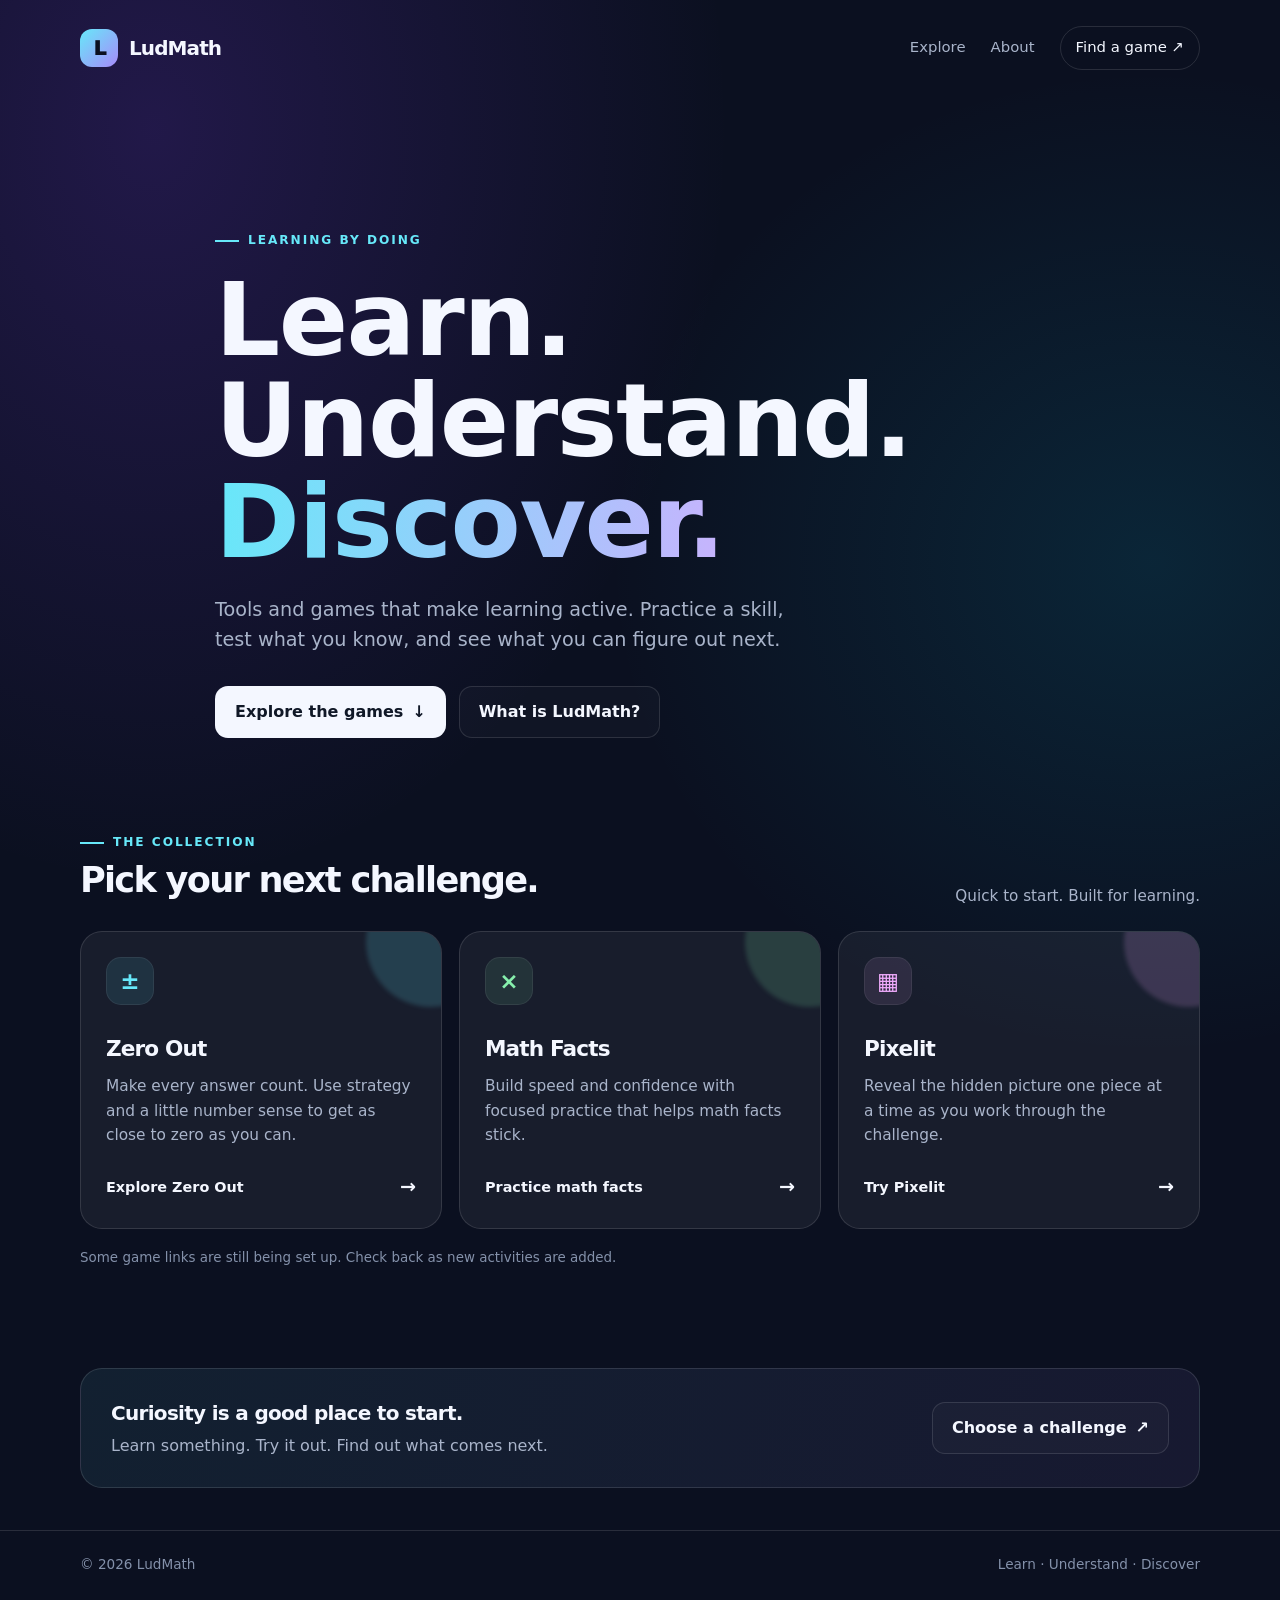
<file: index.html>
<!doctype html>
<html lang="en">
<head>
  <meta charset="utf-8">
  <meta name="viewport" content="width=device-width, initial-scale=1">
  <meta name="theme-color" content="#101827">
  <meta name="description" content="LudMath — learn, understand, discover through interactive learning games.">
  <title>LudMath — Learn, Understand, Discover</title>
  <style>
    :root {
      color-scheme: dark;
      --bg: #0b1020;
      --panel: rgba(255,255,255,.055);
      --panel-hover: rgba(255,255,255,.09);
      --text: #f4f7ff;
      --muted: #a9b4ca;
      --line: rgba(255,255,255,.12);
      --purple: #a78bfa;
      --cyan: #67e8f9;
      --green: #86efac;
      --radius: 22px;
    }
    * { box-sizing: border-box; }
    html { scroll-behavior: smooth; }
    body {
      margin: 0;
      min-height: 100vh;
      background:
        radial-gradient(ellipse at 12% 8%, rgba(124,58,237,.2), transparent 36rem),
        radial-gradient(ellipse at 90% 35%, rgba(6,182,212,.13), transparent 34rem),
        var(--bg);
      color: var(--text);
      font-family: Inter, ui-sans-serif, system-ui, -apple-system, BlinkMacSystemFont, "Segoe UI", sans-serif;
      line-height: 1.6;
    }
    a { color: inherit; }
    .wrap { width: min(1120px, calc(100% - 40px)); margin: 0 auto; }
    .topbar { display: flex; align-items: center; justify-content: space-between; gap: 24px; padding: 26px 0; }
    .brand { display: inline-flex; align-items: center; gap: 11px; text-decoration: none; font-weight: 850; letter-spacing: -.045em; font-size: 1.25rem; }
    .brand-mark { display: grid; place-items: center; width: 38px; height: 38px; border-radius: 12px; color: #0b1020; background: linear-gradient(135deg, var(--cyan), var(--purple)); font-weight: 950; letter-spacing: -.08em; }
    .nav { display: flex; gap: 25px; align-items: center; }
    .nav a { text-decoration: none; color: var(--muted); font-size: .93rem; transition: color .2s ease; }
    .nav a:hover { color: var(--text); }
    .nav .nav-cta { color: var(--text); border: 1px solid var(--line); padding: 9px 15px; border-radius: 999px; }
    .hero { padding: clamp(66px, 10vw, 128px) 0 78px; max-width: 850px; }
    .eyebrow { display: inline-flex; align-items: center; gap: 9px; color: var(--cyan); text-transform: uppercase; letter-spacing: .16em; font-size: .76rem; font-weight: 800; }
    .eyebrow::before { content: ""; width: 24px; height: 2px; background: currentColor; }
    h1 { margin: 18px 0 22px; font-size: clamp(3rem, 8vw, 6.5rem); line-height: .99; letter-spacing: -.015em; font-weight: 850; }
    h1 .gradient { display: block; color: transparent; background: linear-gradient(95deg, var(--cyan), #c4b5fd 58%, #f0abfc); background-clip: text; -webkit-background-clip: text; }
    .intro { max-width: 610px; margin: 0; color: var(--muted); font-size: clamp(1.05rem, 2vw, 1.2rem); }
    .hero-actions { display: flex; flex-wrap: wrap; gap: 13px; margin-top: 30px; }
    .button { display: inline-flex; justify-content: center; align-items: center; gap: 9px; min-height: 48px; padding: 12px 19px; border-radius: 13px; text-decoration: none; font-weight: 750; border: 1px solid transparent; transition: transform .2s ease, background .2s ease, border-color .2s ease; }
    .button:hover { transform: translateY(-2px); }
    .button-primary { background: var(--text); color: #101827; }
    .button-secondary { border-color: var(--line); color: var(--text); background: rgba(255,255,255,.025); }
    .section-heading { display: flex; align-items: end; justify-content: space-between; gap: 24px; margin-bottom: 22px; }
    .section-heading h2 { margin: 0; font-size: clamp(1.65rem, 3vw, 2.2rem); letter-spacing: -.05em; }
    .section-heading p { margin: 0; color: var(--muted); font-size: .95rem; }
    .projects { padding: 10px 0 100px; }
    .card-grid { display: grid; grid-template-columns: repeat(3, minmax(0, 1fr)); gap: 17px; }
    .project-card { position: relative; display: flex; flex-direction: column; min-height: 270px; padding: 25px; overflow: hidden; border: 1px solid var(--line); border-radius: var(--radius); background: var(--panel); text-decoration: none; transition: transform .22s ease, border-color .22s ease, background .22s ease; }
    .project-card:hover { transform: translateY(-5px); border-color: rgba(167,139,250,.55); background: var(--panel-hover); }
    .project-card::after { content: ""; position: absolute; width: 130px; height: 130px; right: -55px; top: -55px; border-radius: 50%; background: var(--glow, rgba(167,139,250,.16)); filter: blur(2px); pointer-events: none; }
    .project-icon { display: grid; place-items: center; width: 48px; height: 48px; border-radius: 15px; margin-bottom: 27px; color: var(--icon-color, var(--purple)); background: var(--icon-bg, rgba(167,139,250,.13)); border: 1px solid rgba(255,255,255,.07); font-size: 1.45rem; font-weight: 800; }
    .project-card h3 { margin: 0 0 8px; font-size: 1.35rem; letter-spacing: -.04em; }
    .project-card p { margin: 0; color: var(--muted); font-size: .96rem; }
    .card-link { display: flex; align-items: center; justify-content: space-between; gap: 12px; margin-top: auto; padding-top: 24px; font-size: .9rem; font-weight: 750; }
    .arrow { font-size: 1.2rem; transition: transform .2s ease; }
    .project-card:hover .arrow { transform: translateX(4px); }
    .coming-note { margin: 18px 0 0; color: #8491aa; font-size: .84rem; }
    .bottom-band { margin-bottom: 42px; padding: 28px 30px; display: flex; justify-content: space-between; align-items: center; gap: 24px; border: 1px solid var(--line); border-radius: var(--radius); background: linear-gradient(105deg, rgba(103,232,249,.08), rgba(167,139,250,.08)); }
    .bottom-band h2 { margin: 0 0 4px; font-size: 1.25rem; letter-spacing: -.035em; }
    .bottom-band p { margin: 0; color: var(--muted); }
    footer { border-top: 1px solid var(--line); padding: 23px 0 30px; color: #8491aa; font-size: .85rem; }
    .footer-inner { display: flex; justify-content: space-between; gap: 18px; flex-wrap: wrap; }
    @media (max-width: 760px) {
      .card-grid { grid-template-columns: 1fr; }
      .project-card { min-height: 225px; }
      .section-heading { align-items: start; flex-direction: column; gap: 6px; }
      .bottom-band { align-items: start; flex-direction: column; }
    }
    @media (max-width: 520px) {
      .wrap { width: min(100% - 28px, 1120px); }
      .topbar { padding: 18px 0; }
      .nav { gap: 12px; }
      .nav a:not(.nav-cta) { display: none; }
      .hero { padding-top: 76px; }
      .project-card { padding: 22px; }
    }
    @media (prefers-reduced-motion: reduce) {
      *, *::before, *::after { scroll-behavior: auto !important; transition: none !important; }
    }
  </style>
</head>
<body>
  <header class="wrap topbar">
    <a class="brand" href="/" aria-label="LudMath home">
      <span class="brand-mark" aria-hidden="true">L</span>
      <span>LudMath</span>
    </a>
    <nav class="nav" aria-label="Main navigation">
      <a href="#projects">Explore</a>
      <a href="#about">About</a>
      <a class="nav-cta" href="#projects">Find a game <span aria-hidden="true">↗</span></a>
    </nav>
  </header>

  <main>
    <section class="wrap hero" id="about">
      <div class="eyebrow">Learning by doing</div>
      <h1>Learn. Understand.<span class="gradient">Discover.</span></h1>
      <p class="intro">Tools and games that make learning active. Practice a skill, test what you know, and see what you can figure out next.</p>
      <div class="hero-actions">
        <a class="button button-primary" href="#projects">Explore the games <span aria-hidden="true">↓</span></a>
        <a class="button button-secondary" href="#about">What is LudMath?</a>
      </div>
    </section>

    <section class="wrap projects" id="projects" aria-labelledby="projects-title">
      <div class="section-heading">
        <div>
          <div class="eyebrow">The collection</div>
          <h2 id="projects-title">Pick your next challenge.</h2>
        </div>
        <p>Quick to start. Built for learning.</p>
      </div>

      <div class="card-grid">
        <a class="project-card" href="/ZeroOut/" style="--glow:rgba(103,232,249,.17);--icon-color:#67e8f9;--icon-bg:rgba(103,232,249,.1)">
          <span class="project-icon" aria-hidden="true">±</span>
          <h3>Zero Out</h3>
          <p>Make every answer count. Use strategy and a little number sense to get as close to zero as you can.</p>
          <span class="card-link">Explore Zero Out <span class="arrow" aria-hidden="true">→</span></span>
        </a>

        <a class="project-card" href="/MathFacts/" style="--glow:rgba(134,239,172,.16);--icon-color:#86efac;--icon-bg:rgba(134,239,172,.1)">
          <span class="project-icon" aria-hidden="true">×</span>
          <h3>Math Facts</h3>
          <p>Build speed and confidence with focused practice that helps math facts stick.</p>
          <span class="card-link">Practice math facts <span class="arrow" aria-hidden="true">→</span></span>
        </a>

        <a class="project-card" href="/pixelit/" style="--glow:rgba(240,171,252,.17);--icon-color:#f0abfc;--icon-bg:rgba(240,171,252,.1)">
          <span class="project-icon" aria-hidden="true">▦</span>
          <h3>Pixelit</h3>
          <p>Reveal the hidden picture one piece at a time as you work through the challenge.</p>
          <span class="card-link">Try Pixelit <span class="arrow" aria-hidden="true">→</span></span>
        </a>
      </div>
      <p class="coming-note">Some game links are still being set up. Check back as new activities are added.</p>
    </section>

    <section class="wrap bottom-band" aria-label="LudMath purpose">
      <div>
        <h2>Curiosity is a good place to start.</h2>
        <p>Learn something. Try it out. Find out what comes next.</p>
      </div>
      <a class="button button-secondary" href="#projects">Choose a challenge <span aria-hidden="true">↗</span></a>
    </section>
  </main>

  <footer>
    <div class="wrap footer-inner">
      <span>© <span id="year">2026</span> LudMath</span>
      <span>Learn · Understand · Discover</span>
    </div>
  </footer>
  <script>
    document.getElementById('year').textContent = new Date().getFullYear();
  </script>
</body>
</html>
</file>
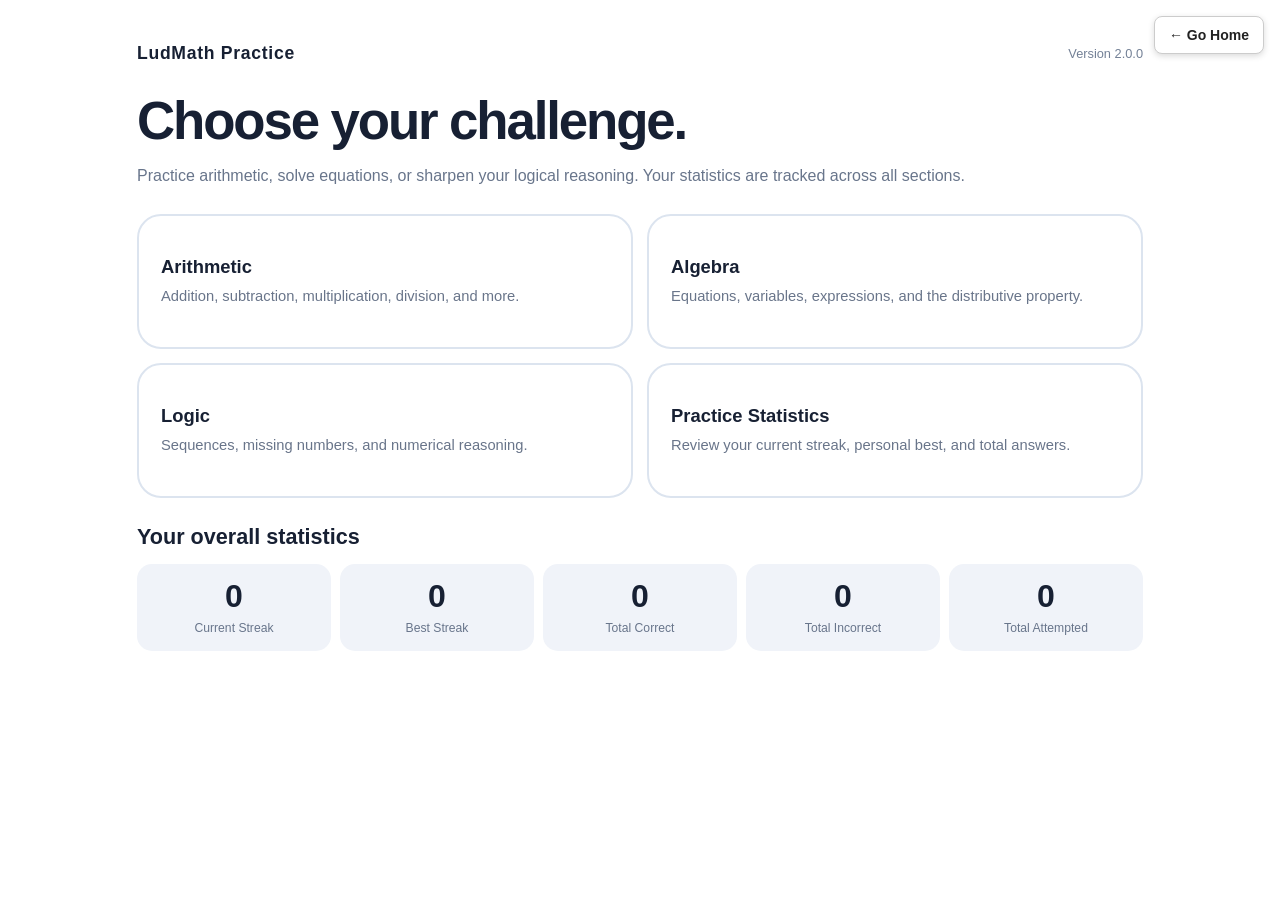
<file: MathFacts/index.html>
<!DOCTYPE html>
<html lang="en">
<head>
    <meta charset="UTF-8">
    <meta name="viewport" content="width=device-width, initial-scale=1.0">
    <title>Math Facts Practice</title>
    <script defer src="script.js"></script>
</head>
<body>
    <h1></h1>
    <div id="app"></div>
    <script src="/home-button.js"></script>
</body>
</html>
</file>
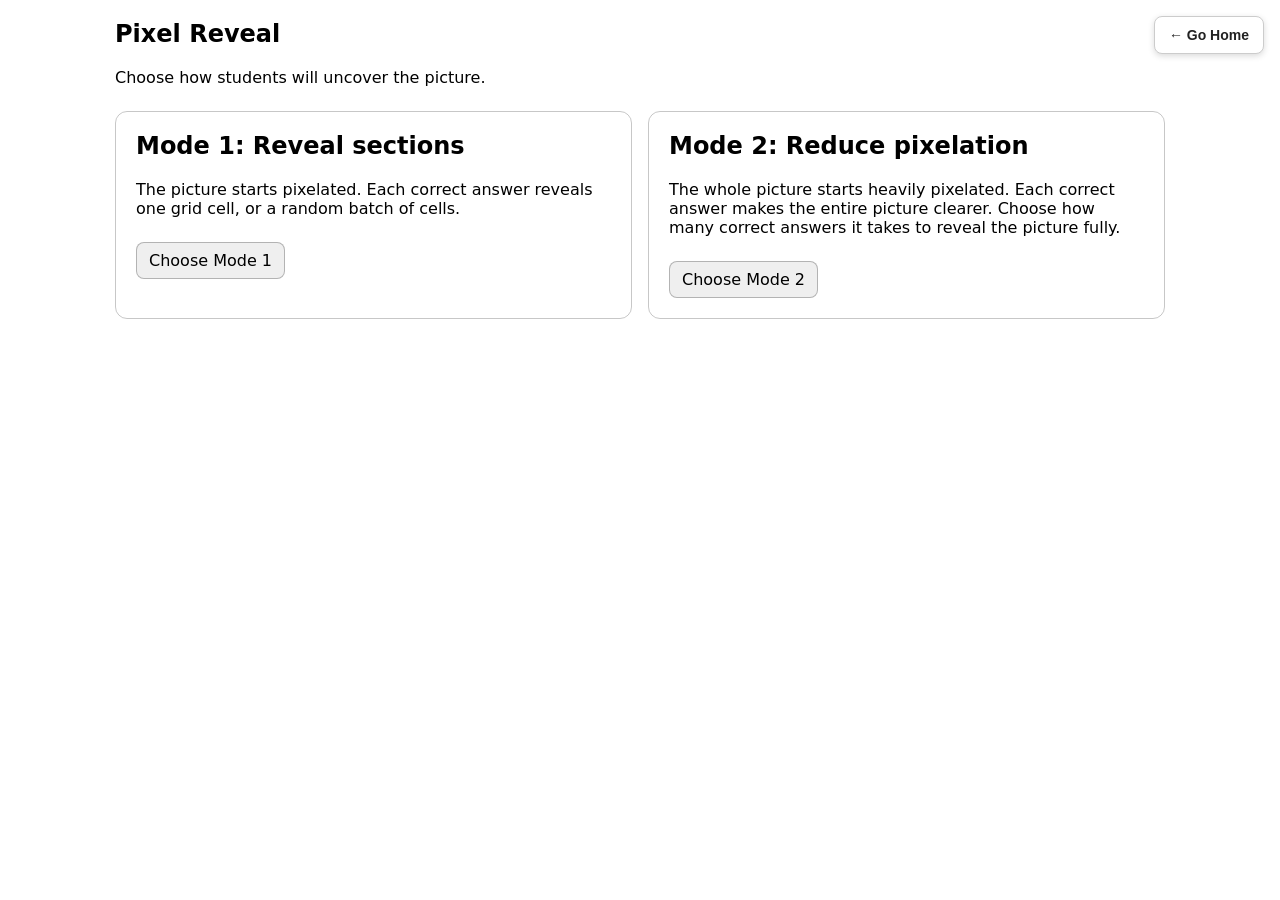
<file: pixelit/index.html>
<!DOCTYPE html>
<html lang="en">
<head>
<meta charset="UTF-8">
<meta name="viewport" content="width=device-width, initial-scale=1">
<title>Pixel Reveal</title>
<style>
  :root { color-scheme: light dark; font-family: system-ui, sans-serif; }
  * { box-sizing: border-box; }
  body { margin: 0; padding: 20px; background: Canvas; color: CanvasText; }
  main { max-width: 1050px; margin: 0 auto; }
  h1 { margin-top: 0; }
  .controls {
    display: flex; flex-wrap: wrap; align-items: end; gap: 14px;
    padding: 16px; border: 1px solid color-mix(in srgb, CanvasText 20%, transparent);
    border-radius: 12px; margin-bottom: 18px;
  }
  .control { display: flex; flex-direction: column; gap: 5px; min-width: 105px; }
  label { font-size: .9rem; }
  input, button { font: inherit; }
  input[type="number"] { width: 100px; padding: 7px; }
  input[type="file"] { max-width: 100%; }
  input[type="range"] { width: 150px; }
  button {
    border: 1px solid color-mix(in srgb, CanvasText 25%, transparent);
    background: ButtonFace; color: ButtonText; padding: 8px 12px;
    border-radius: 8px; cursor: pointer;
  }
  button:disabled { opacity: .45; cursor: not-allowed; }
  .status { margin-left: auto; font-size: .95rem; }
  .equation-panel {
    display: flex; flex-wrap: wrap; align-items: center; gap: 12px;
    padding: 16px; margin: 0 0 18px; border: 1px solid color-mix(in srgb, CanvasText 22%, transparent);
    border-radius: 12px;
  }
  .equation { font-size: clamp(1.5rem, 4vw, 2.3rem); font-weight: 700; letter-spacing: .02em; }
  #answer { width: 110px; padding: 9px; font-size: 1.1rem; }
  #feedback { min-width: 120px; font-weight: 700; }
  #feedback.correct { color: #16803d; }
  #feedback.incorrect { color: #c83232; }
  .stage {
    position: relative; width: 100%; overflow: hidden; background: #222;
    border-radius: 10px; line-height: 0; min-height: 120px;
  }
  #original { display: block; width: 100%; height: auto; }
  #overlay { display: none; position: absolute; inset: 0; width: 100%; height: 100%; }
  #grid {
    position: absolute; inset: 0; display: grid;
  }
  .mode-picker { display: grid; grid-template-columns: repeat(auto-fit, minmax(230px, 1fr)); gap: 16px; margin: 24px 0; }
  .mode-card { border: 1px solid color-mix(in srgb, CanvasText 22%, transparent); border-radius: 12px; padding: 20px; }
  .mode-card h2 { margin-top: 0; }
  .mode-card button { margin-top: 8px; }
  .topbar { display: flex; justify-content: space-between; align-items: center; gap: 12px; flex-wrap: wrap; }
  .mode-badge { font-size: .9rem; opacity: .75; }
  [hidden] { display: none !important; }
  .cell {
    min-width: 0; min-height: 0; padding: 0; border-radius: 0;
    border: 0; background: transparent;
    opacity: 1; transition: opacity 500ms ease;
    touch-action: manipulation;
  }
  .cell:hover:not(.revealed) { background: rgba(255,255,255,.12); }
  .cell.revealed { opacity: 0; pointer-events: none; }
  .hint { margin: 12px 0 0; color: color-mix(in srgb, CanvasText 72%, transparent); line-height: 1.45; }
  .empty {
    min-height: 260px; display: grid; place-items: center; text-align: center;
    border: 2px dashed color-mix(in srgb, CanvasText 25%, transparent);
    border-radius: 12px; padding: 24px; line-height: 1.4;
  }
  @media (prefers-reduced-motion: reduce) {
    .cell { transition-duration: 0ms; }
  }
</style>
</head>
<body>
<main>
  <section id="modePickerPage">
    <h1>Pixel Reveal</h1>
    <p>Choose how students will uncover the picture.</p>
    <div class="mode-picker">
      <article class="mode-card">
        <h2>Mode 1: Reveal sections</h2>
        <p>The picture starts pixelated. Each correct answer reveals one grid cell, or a random batch of cells.</p>
        <button id="chooseMode1" type="button">Choose Mode 1</button>
      </article>
      <article class="mode-card">
        <h2>Mode 2: Reduce pixelation</h2>
        <p>The whole picture starts heavily pixelated. Each correct answer makes the entire picture clearer. Choose how many correct answers it takes to reveal the picture fully.</p>
        <button id="chooseMode2" type="button">Choose Mode 2</button>
      </article>
    </div>
  </section>

  <section id="gamePage" hidden>
    <div class="topbar">
      <h1>Pixel Reveal</h1>
      <div><span id="modeBadge" class="mode-badge"></span> <button id="changeMode" type="button">Back to mode selection</button></div>
    </div>
    <p id="introText">Upload a picture, then solve each two-step equation to reveal part of it.</p>

  <section class="controls" aria-label="Image and reveal controls">
    <div class="control">
      <label for="file">Picture from device</label>
      <input id="file" type="file" accept="image/*">
    </div>
    <div class="control" style="min-width: 240px; flex: 1">
      <label for="imageUrlInput">Or picture from a link</label>
      <input id="imageUrlInput" type="url" placeholder="https://example.com/picture.jpg" style="width: 100%; padding: 7px">
      <button id="loadUrlButton" type="button">Load image link</button>
    </div>
    <div class="control mode1-control">
      <label for="columns">Grid columns</label>
      <input id="columns" type="number" min="1" max="40" value="8">
    </div>
    <div class="control mode1-control">
      <label for="rows">Grid rows</label>
      <input id="rows" type="number" min="1" max="40" value="6">
    </div>
    <div class="control mode1-control">
      <label for="pixelSize">Mosaic pixel size: <span id="pixelLabel">18</span></label>
      <input id="pixelSize" type="range" min="4" max="60" value="18">
    </div>
    <div class="control mode1-control">
      <label><input id="randomMode" type="checkbox" disabled> Random batch mode</label>
      <label for="randomCount" id="randomCountLabel" hidden>Cells per batch</label>
      <input id="randomCount" type="number" min="1" max="1600" value="5" hidden>
    </div>
    <div class="control mode2-control" hidden>
      <label for="stepCount">Correct answers to reveal fully</label>
      <input id="stepCount" type="number" min="1" max="100" value="10">
    </div>
    <button id="reset" disabled>Reset reveals</button>
    <button id="revealAll" disabled>Reveal all</button>
    <div class="status" id="status" aria-live="polite">No picture loaded</div>
  </section>

  <section id="equationPanel" class="equation-panel" hidden aria-label="Math challenge">
    <div>
      <div><strong>Solve for x</strong></div>
      <div class="equation" id="equation">3x + 5 = 20</div>
    </div>
    <form id="answerForm">
      <label for="answer">x = </label>
      <input id="answer" type="number" step="1" inputmode="numeric" autocomplete="off" required>
      <button id="submitAnswer" type="button">Submit answer</button>
    </form>
    <div id="feedback" aria-live="polite"></div>
  </section>

  <div id="empty" class="empty">
    <div><strong>Choose a picture to begin.</strong><br>The image stays on your device; it is not uploaded to a server.</div>
  </div>

  <div class="stage" id="stage" hidden>
    <img id="original" alt="Uploaded picture">
    <canvas id="overlay" aria-hidden="true"></canvas>
    <div id="grid" aria-label="Image reveal overlay"></div>
  </div>

  <p class="hint" id="hint">Solve the equation shown above the picture. A correct answer reveals one randomly selected section, or the number of scattered sections set in Random batch mode. Incorrect answers do not reveal anything. Changing grid size or mosaic pixel size updates the picture automatically and resets its reveals. For a picture link, use a direct image URL; some image hosts block use from other websites, so uploading the file is the fallback.</p>
  </section>
</main>

<script>
(() => {
  const modePickerPage = document.getElementById('modePickerPage');
  const gamePage = document.getElementById('gamePage');
  const chooseMode1 = document.getElementById('chooseMode1');
  const chooseMode2 = document.getElementById('chooseMode2');
  const changeModeButton = document.getElementById('changeMode');
  const modeBadge = document.getElementById('modeBadge');
  const introText = document.getElementById('introText');
  const hint = document.getElementById('hint');
  const stepCountInput = document.getElementById('stepCount');
  const mode1Controls = [...document.querySelectorAll('.mode1-control')];
  const mode2Controls = [...document.querySelectorAll('.mode2-control')];
  const fileInput = document.getElementById('file');
  const imageUrlInput = document.getElementById('imageUrlInput');
  const loadUrlButton = document.getElementById('loadUrlButton');
  const columnsInput = document.getElementById('columns');
  const rowsInput = document.getElementById('rows');
  const pixelInput = document.getElementById('pixelSize');
  const pixelLabel = document.getElementById('pixelLabel');
  const randomMode = document.getElementById('randomMode');
  const randomCountInput = document.getElementById('randomCount');
  const randomCountLabel = document.getElementById('randomCountLabel');
  const resetButton = document.getElementById('reset');
  const revealAllButton = document.getElementById('revealAll');
  const status = document.getElementById('status');
  const empty = document.getElementById('empty');
  const stage = document.getElementById('stage');
  const original = document.getElementById('original');
  const overlay = document.getElementById('overlay');
  const grid = document.getElementById('grid');
  const equationPanel = document.getElementById('equationPanel');
  const equation = document.getElementById('equation');
  const answerForm = document.getElementById('answerForm');
  const answerInput = document.getElementById('answer');
  const submitAnswer = document.getElementById('submitAnswer');
  const feedback = document.getElementById('feedback');
  const ctx = overlay.getContext('2d');
  let imageUrl = null;
  let remoteOriginalSrc = null;
  let loaded = false;
  let correctAnswer = null;
  let locked = false;
  let currentMode = 1;
  let totalSteps = 10;
  let completedSteps = 0;
  const MAX_MOSAIC_SIZE = 60;

  let rebuildTimer = null;

  function selectMode(mode) {
    currentMode = mode;
    modePickerPage.hidden = true;
    gamePage.hidden = false;
    modeBadge.textContent = mode === 1 ? 'Mode 1 · Reveal sections' : 'Mode 2 · Reduce pixelation';
    introText.textContent = mode === 1
      ? 'Upload a picture, then solve each two-step equation to reveal sections.'
      : 'Upload a picture, then solve each two-step equation to make the whole picture clearer.';
    hint.textContent = mode === 1
      ? 'A correct answer reveals one randomly selected section, or a batch of scattered sections if Random batch mode is on. Incorrect answers do not reveal anything. Changing grid size or mosaic pixel size resets the reveals.'
      : 'The picture starts at maximum pixelation. Each correct answer reduces the pixel size by one step. Incorrect answers do not change the image. The final step displays the original image without a mosaic.';
    mode1Controls.forEach(el => el.hidden = mode !== 1);
    mode2Controls.forEach(el => el.hidden = mode !== 2);
    grid.style.display = mode === 1 ? 'grid' : 'none';
    overlay.style.display = mode === 2 ? 'block' : 'none';
    if (loaded) rebuild();
  }

  chooseMode1.addEventListener('click', () => selectMode(1));
  chooseMode2.addEventListener('click', () => selectMode(2));
  changeModeButton.addEventListener('click', () => {
    gamePage.hidden = true;
    modePickerPage.hidden = false;
  });
  stepCountInput.addEventListener('change', () => {
    boundedInteger(stepCountInput, 1, 100);
    if (loaded && currentMode === 2) rebuild();
  });

  function scheduleLiveRebuild() {
    if (!loaded) return;
    clearTimeout(rebuildTimer);
    rebuildTimer = setTimeout(() => {
      // While a number is being edited, wait until it is a valid integer in range.
      const columns = Number(columnsInput.value);
      const rows = Number(rowsInput.value);
      if (!Number.isInteger(columns) || columns < 1 || columns > 40 ||
          !Number.isInteger(rows) || rows < 1 || rows > 40) return;
      rebuild();
    }, 180);
  }

  pixelInput.addEventListener('input', () => {
    pixelLabel.textContent = pixelInput.value;
    scheduleLiveRebuild();
  });

  columnsInput.addEventListener('input', scheduleLiveRebuild);
  rowsInput.addEventListener('input', scheduleLiveRebuild);

  // Clamp typed row/column values to the supported range when editing finishes.
  [columnsInput, rowsInput].forEach(input => {
    input.addEventListener('change', () => {
      boundedInteger(input, 1, 40);
      scheduleLiveRebuild();
    });
  });

  function boundedInteger(input, min, max) {
    const n = Number.parseInt(input.value, 10);
    const safe = Number.isFinite(n) ? Math.max(min, Math.min(max, n)) : min;
    input.value = safe;
    return safe;
  }

  function loadImageSource(src, isLocalFile = false, retryingThumbnail = false) {
    loaded = false;
    status.textContent = 'Loading picture…';
    original.onload = () => {
      loaded = true;
      empty.hidden = true;
      stage.hidden = false;
      equationPanel.hidden = false;
      resetButton.disabled = false;
      revealAllButton.disabled = false;
      randomMode.disabled = false;
      rebuild();
      answerInput.focus();
    };
    original.onerror = () => {
      loaded = false;
      // Wikimedia's original files can be enormous (some are tens of megabytes).
      // Retry those as a smaller thumbnail to avoid browser memory/load failures.
      if (!isLocalFile && !retryingThumbnail) {
        const thumb = makeWikimediaThumbnail(src);
        if (thumb && thumb !== src) {
          status.textContent = 'The Wikimedia image URL did not load; trying its smaller preview…';
          loadImageSource(thumb, false, true);
          return;
        }
      }
      // If the automatically generated Wikimedia thumbnail fails, try the exact
      // original URL once. This avoids getting stuck on a bad thumbnail path.
      if (!isLocalFile && retryingThumbnail && remoteOriginalSrc && src !== remoteOriginalSrc) {
        const originalToTry = remoteOriginalSrc;
        remoteOriginalSrc = null;
        status.textContent = 'The preview failed; trying the original image URL…';
        loadImageSource(originalToTry, false, true);
        return;
      }
      status.textContent = isLocalFile
        ? 'That image could not be opened.'
        : 'The browser could not load this image. The URL may be invalid, the host may block cross-origin image use, or the server may be unavailable. For the mosaic to work, the host must allow cross-origin canvas access; try uploading the image file instead.';
    };
    // Remote images must allow cross-origin canvas use for the mosaic to work.
    // Set this before src; otherwise canvas export may be blocked by the browser.
    if (isLocalFile) {
      original.removeAttribute('crossorigin');
    } else {
      original.crossOrigin = 'anonymous';
    }
    original.src = src;
  }

  fileInput.addEventListener('change', () => {
    const file = fileInput.files && fileInput.files[0];
    if (!file) return;
    if (!file.type.startsWith('image/')) {
      status.textContent = 'Please select an image file.';
      return;
    }
    if (imageUrl) URL.revokeObjectURL(imageUrl);
    imageUrl = URL.createObjectURL(file);
    loadImageSource(imageUrl, true);
  });

  function makeWikimediaThumbnail(src) {
    try {
      const url = new URL(src);
      if (url.hostname !== 'upload.wikimedia.org') return null;
      const marker = '/wikipedia/commons/';
      const index = url.pathname.indexOf(marker);
      if (index < 0) return null;
      const relative = url.pathname.slice(index + marker.length);
      // Already a thumbnail URL, or an unexpected path: do not rewrite it.
      if (relative.startsWith('thumb/')) return null;
      const filename = relative.slice(relative.lastIndexOf('/') + 1);
      if (!/\.(jpe?g|png|gif|webp|tiff?)$/i.test(filename)) return null;
      url.pathname = marker + 'thumb/' + relative + '/1200px-' + filename;
      url.search = '';
      url.hash = '';
      return url.href;
    } catch {
      return null;
    }
  }

  function loadImageFromLink() {
    const link = imageUrlInput.value.trim();
    if (!link) {
      status.textContent = 'Paste an image link first.';
      imageUrlInput.focus();
      return;
    }
    let parsed;
    try {
      parsed = new URL(link);
    } catch {
      status.textContent = 'Enter a valid image URL beginning with https:// or http://.';
      return;
    }
    if (parsed.protocol !== 'https:' && parsed.protocol !== 'http:') {
      status.textContent = 'The image link must begin with https:// or http://.';
      return;
    }
    if (imageUrl) {
      URL.revokeObjectURL(imageUrl);
      imageUrl = null;
    }
    const thumb = makeWikimediaThumbnail(parsed.href);
    remoteOriginalSrc = parsed.href;
    // Try a smaller Wikimedia thumbnail first when one can be constructed.
    // If it fails, loadImageSource now also tries the exact original URL once.
    loadImageSource(thumb || parsed.href, false, Boolean(thumb));
  }

  loadUrlButton.addEventListener('click', loadImageFromLink);
  imageUrlInput.addEventListener('keydown', event => {
    if (event.key === 'Enter') {
      event.preventDefault();
      loadImageFromLink();
    }
  });

  function drawMosaic() {
    const w = original.naturalWidth;
    const h = original.naturalHeight;
    if (!w || !h) return;

    // Use a small temporary canvas to reduce the image, then enlarge it with
    // smoothing disabled to create a blocky mosaic overlay.
    let pixelSize;
    if (currentMode === 2) {
      totalSteps = boundedInteger(stepCountInput, 1, 100);
      pixelSize = completedSteps >= totalSteps ? 0 : MAX_MOSAIC_SIZE * (1 - completedSteps / totalSteps);
    } else {
      pixelSize = Number(pixelInput.value);
    }

    overlay.width = w;
    overlay.height = h;
    ctx.imageSmoothingEnabled = false;
    ctx.clearRect(0, 0, w, h);
    if (currentMode === 2 && pixelSize <= 0) {
      // A fully revealed image has no mosaic overlay.
      return;
    }
    const small = document.createElement('canvas');
    small.width = Math.max(1, Math.ceil(w / Math.max(1, pixelSize)));
    small.height = Math.max(1, Math.ceil(h / Math.max(1, pixelSize)));
    const smallCtx = small.getContext('2d', { willReadFrequently: true });
    smallCtx.drawImage(original, 0, 0, small.width, small.height);
    ctx.drawImage(small, 0, 0, small.width, small.height, 0, 0, w, h);
  }

  function buildGrid() {
    const columns = boundedInteger(columnsInput, 1, 40);
    const rows = boundedInteger(rowsInput, 1, 40);
    grid.replaceChildren();
    grid.style.gridTemplateColumns = `repeat(${columns}, minmax(0, 1fr))`;
    grid.style.gridTemplateRows = `repeat(${rows}, minmax(0, 1fr))`;

    const fragment = document.createDocumentFragment();
    const mosaicUrl = overlay.toDataURL('image/png');
    for (let i = 0; i < rows * columns; i++) {
      const row = Math.floor(i / columns);
      const col = i % columns;
      const cell = document.createElement('div');
      cell.className = 'cell';
      cell.setAttribute('aria-hidden', 'true');
      cell.style.backgroundImage = `url("${mosaicUrl}")`;
      cell.style.backgroundSize = `${columns * 100}% ${rows * 100}%`;
      const xPosition = columns === 1 ? 0 : (col / (columns - 1)) * 100;
      const yPosition = rows === 1 ? 0 : (row / (rows - 1)) * 100;
      cell.style.backgroundPosition = `${xPosition}% ${yPosition}%`;
      cell.style.backgroundRepeat = 'no-repeat';
      fragment.appendChild(cell);
    }
    grid.appendChild(fragment);
    updateStatus();
  }

  function rebuild() {
    if (!loaded) return;
    if (currentMode === 2) {
      totalSteps = boundedInteger(stepCountInput, 1, 100);
      completedSteps = 0;
    }
    drawMosaic();
    buildGrid();
    grid.style.display = currentMode === 1 ? 'grid' : 'none';
    overlay.style.display = currentMode === 2 ? 'block' : 'none';
    makeQuestion();
  }

  function updateStatus() {
    if (currentMode === 2) {
      status.textContent = `${completedSteps} / ${totalSteps} steps complete`;
      return;
    }
    const cells = [...grid.children];
    const revealed = cells.filter(cell => cell.classList.contains('revealed')).length;
    status.textContent = `${revealed} / ${cells.length} sections revealed`;
  }

  function revealRandomCells() {
    const unrevealed = [...grid.children].filter(cell => !cell.classList.contains('revealed'));
    if (!unrevealed.length) {
      feedback.textContent = 'The picture is fully revealed!';
      feedback.className = '';
      updateStatus();
      return 0;
    }
    const requested = randomMode.checked
      ? boundedInteger(randomCountInput, 1, Math.max(1, grid.children.length))
      : 1;
    // Fisher-Yates shuffle selects scattered cells without repeats.
    for (let i = unrevealed.length - 1; i > 0; i--) {
      const j = Math.floor(Math.random() * (i + 1));
      [unrevealed[i], unrevealed[j]] = [unrevealed[j], unrevealed[i]];
    }
    const selected = unrevealed.slice(0, Math.min(requested, unrevealed.length));
    selected.forEach(cell => cell.classList.add('revealed'));
    updateStatus();
    return selected.length;
  }

  function makeQuestion() {
    // Generate ax + b = c with integer x, a nonzero integer coefficient,
    // and a result that stays an integer for every generated question.
    const a = Math.floor(Math.random() * 8) + 2; // 2 through 9
    const x = Math.floor(Math.random() * 21) - 10; // -10 through 10
    let b = Math.floor(Math.random() * 25) - 12; // -12 through 12
    if (b === 0) b = 5;
    const c = a * x + b;
    const bText = b > 0 ? ` + ${b}` : ` - ${Math.abs(b)}`;
    equation.textContent = `${a}x${bText} = ${c}`;
    correctAnswer = x;
    answerInput.value = '';
    answerInput.disabled = false;
    submitAnswer.disabled = false;
    feedback.textContent = '';
    feedback.className = '';
    locked = false;
  }

  function checkAnswer() {
    if (locked || !loaded) return;
    const raw = answerInput.value.trim();
    if (raw === '' || !Number.isInteger(Number(raw))) {
      feedback.textContent = 'Enter an integer.';
      feedback.className = 'incorrect';
      answerInput.focus();
      return;
    }
    if (Number(raw) !== correctAnswer) {
      feedback.textContent = 'Incorrect. Try again.';
      feedback.className = 'incorrect';
      answerInput.select();
      return;
    }

    locked = true;
    answerInput.disabled = true;
    submitAnswer.disabled = true;
    let changed = false;
    if (currentMode === 1) {
      changed = revealRandomCells() > 0;
    } else {
      totalSteps = boundedInteger(stepCountInput, 1, 100);
      if (completedSteps < totalSteps) {
        completedSteps++;
        changed = true;
        drawMosaic();
        updateStatus();
      }
    }
    feedback.textContent = changed ? 'Correct!' : 'Correct, but the picture is fully revealed.';
    feedback.className = 'correct';
    if (changed && (currentMode !== 2 || completedSteps < totalSteps)) {
      window.setTimeout(() => {
        makeQuestion();
        answerInput.focus();
      }, 900);
    } else if (currentMode === 2 && completedSteps >= totalSteps) {
      feedback.textContent = 'Correct! The picture is fully revealed.';
      feedback.className = 'correct';
    }
  }

  // Explicit click handler for the button, plus Enter-key form submission.
  submitAnswer.addEventListener('click', checkAnswer);
  answerInput.addEventListener('keydown', event => {
    if (event.key === 'Enter') {
      event.preventDefault();
      checkAnswer();
    }
  });
  answerForm.addEventListener('submit', event => {
    event.preventDefault();
    checkAnswer();
  });

  randomMode.addEventListener('change', () => {
    const enabled = randomMode.checked;
    randomCountInput.hidden = !enabled;
    randomCountLabel.hidden = !enabled;
    // Batch mode changes how many sections a correct answer reveals.
  });

  resetButton.addEventListener('click', () => {
    for (const cell of grid.children) cell.classList.remove('revealed');
    if (currentMode === 2) {
      completedSteps = 0;
      drawMosaic();
    }
    updateStatus();
    makeQuestion();
  });

  revealAllButton.addEventListener('click', () => {
    for (const cell of grid.children) cell.classList.add('revealed');
    if (currentMode === 2) {
      completedSteps = totalSteps;
      drawMosaic();
    }
    updateStatus();
    feedback.textContent = 'The picture is fully revealed!';
    feedback.className = '';
    answerInput.disabled = true;
    submitAnswer.disabled = true;
  });

  // Redraw at the image's intrinsic resolution; CSS scales the image and canvas
  // together, so the overlay stays aligned as the window changes size.
  window.addEventListener('beforeunload', () => {
    if (imageUrl) URL.revokeObjectURL(imageUrl);
  });
})();
</script>
  <script src="/home-button.js"></script>
</body>
</html>
</file>
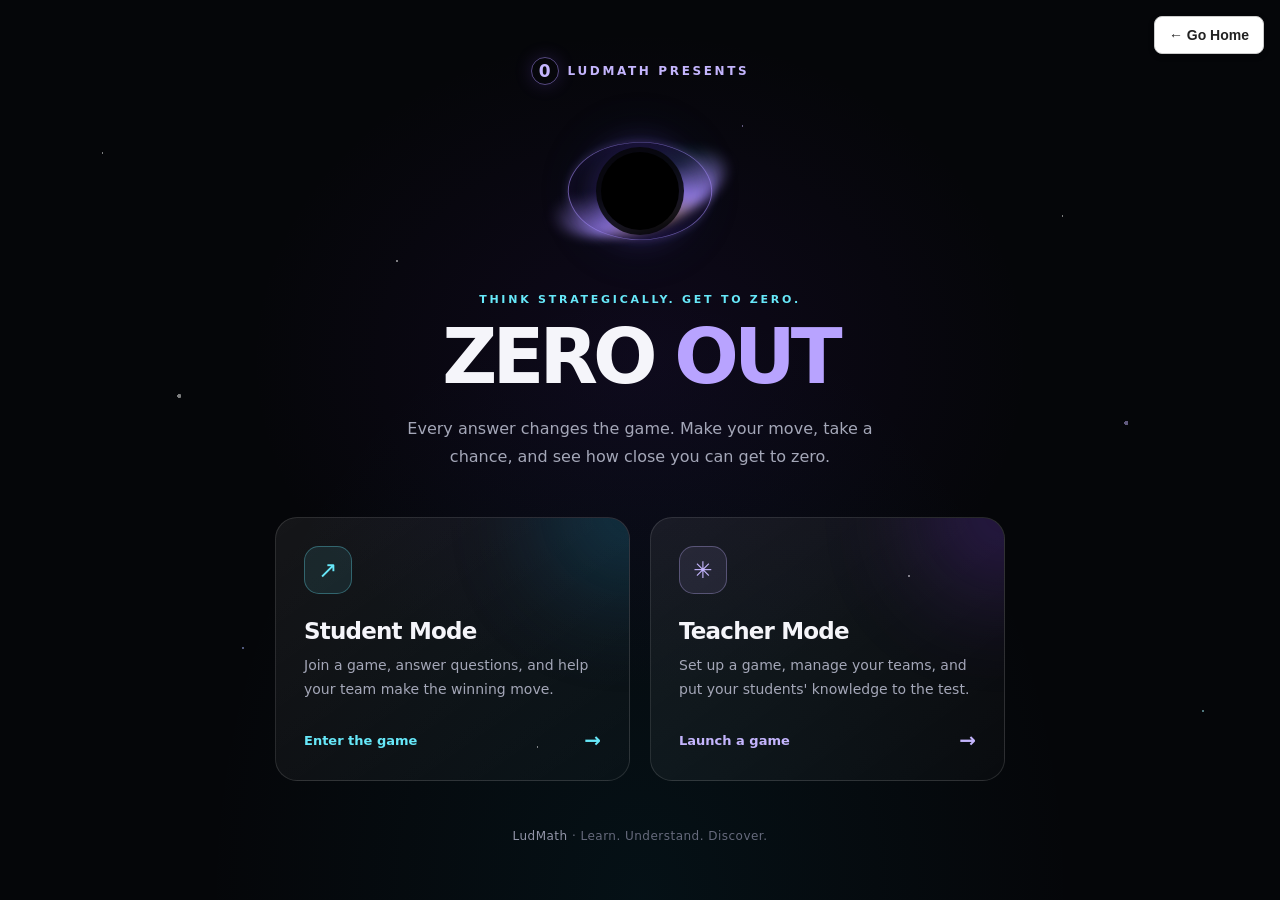
<file: ZeroOut/index.html>
<!DOCTYPE html>
<html lang="en">
<head>
  <meta charset="UTF-8">
  <meta name="viewport" content="width=device-width, initial-scale=1.0">
  <meta name="theme-color" content="#050609">
  <title>Zero Out | LudMath</title>

  <style>
    :root {
      color-scheme: dark;
      --bg: #050609;
      --text: #f5f5fa;
      --muted: #a4a7b8;
      --violet: #a78bfa;
      --cyan: #67e8f9;
    }

    * {
      box-sizing: border-box;
    }

    body {
      margin: 0;
      min-height: 100vh;
      min-height: 100svh;
      display: flex;
      align-items: center;
      justify-content: center;
      overflow-x: hidden;
      padding: 48px 20px;
      background:
        radial-gradient(ellipse at 50% 40%,
          rgba(76, 29, 149, 0.13) 0%,
          transparent 43%),
        radial-gradient(ellipse at 50% 100%,
          rgba(8, 145, 178, 0.08) 0%,
          transparent 48%),
        #050609;
      color: var(--text);
      font-family: Inter, ui-sans-serif, system-ui, -apple-system,
        BlinkMacSystemFont, "Segoe UI", sans-serif;
    }

    /* Subtle star field: CSS only, no images */
    body::before {
      content: "";
      position: fixed;
      inset: 0;
      pointer-events: none;
      opacity: 0.48;
      background-image:
        radial-gradient(1px 1px at 8% 17%, #ffffff 99%, transparent),
        radial-gradient(1px 1px at 19% 72%, #a5b4fc 99%, transparent),
        radial-gradient(1px 1px at 31% 29%, #ffffff 99%, transparent),
        radial-gradient(1px 1px at 42% 83%, #ffffff 99%, transparent),
        radial-gradient(1px 1px at 58% 14%, #c4b5fd 99%, transparent),
        radial-gradient(1px 1px at 71% 64%, #ffffff 99%, transparent),
        radial-gradient(1px 1px at 83% 24%, #ffffff 99%, transparent),
        radial-gradient(1px 1px at 94% 79%, #a5f3fc 99%, transparent),
        radial-gradient(2px 2px at 14% 44%, #ffffff 99%, transparent),
        radial-gradient(2px 2px at 88% 47%, #c4b5fd 99%, transparent);
      z-index: -1;
    }

    .page {
      width: 100%;
      max-width: 960px;
      margin: auto;
      text-align: center;
    }

    .brand {
      display: inline-flex;
      align-items: center;
      gap: 9px;
      margin-bottom: 24px;
      color: #c4b5fd;
      font-size: 12px;
      font-weight: 750;
      letter-spacing: 0.22em;
      text-transform: uppercase;
    }

    .brand-mark {
      display: grid;
      place-items: center;
      width: 28px;
      height: 28px;
      border: 1px solid rgba(167, 139, 250, 0.5);
      border-radius: 50%;
      box-shadow: 0 0 18px rgba(139, 92, 246, 0.2);
      font-size: 17px;
      letter-spacing: 0;
    }

    /* Black-hole centerpiece */
    .cosmos {
      position: relative;
      width: 164px;
      height: 164px;
      margin: 0 auto 20px;
      display: grid;
      place-items: center;
      isolation: isolate;
    }

    .cosmos::before {
      content: "";
      position: absolute;
      inset: 13px -3px;
      border-radius: 50%;
      background: conic-gradient(
        from 15deg,
        transparent 0deg,
        rgba(103, 232, 249, 0.08) 45deg,
        rgba(167, 139, 250, 0.9) 115deg,
        rgba(251, 191, 36, 0.55) 155deg,
        rgba(167, 139, 250, 0.8) 210deg,
        transparent 280deg,
        transparent 360deg
      );
      filter: blur(8px);
      transform: rotate(-18deg) scaleY(0.57);
      z-index: -1;
    }

    .cosmos::after {
      content: "";
      position: absolute;
      width: 142px;
      height: 142px;
      border: 1px solid rgba(167, 139, 250, 0.6);
      border-radius: 50%;
      box-shadow:
        0 0 12px rgba(167, 139, 250, 0.25),
        inset 0 0 18px rgba(124, 58, 237, 0.12);
      transform: scaleY(0.68) rotate(-18deg);
    }

    .black-hole {
      width: 78px;
      height: 78px;
      border-radius: 50%;
      background: #000;
      box-shadow:
        0 0 0 5px rgba(5, 6, 9, 0.85),
        0 0 28px 12px rgba(124, 58, 237, 0.2),
        0 0 55px 20px rgba(8, 145, 178, 0.08);
      z-index: 1;
    }

    .eyebrow {
      margin: 0 0 12px;
      color: var(--cyan);
      font-size: 11px;
      font-weight: 750;
      letter-spacing: 0.25em;
      text-transform: uppercase;
    }

    h1 {
      margin: 0;
      font-size: clamp(42px, 8vw, 76px);
      line-height: 1.02;
      font-weight: 800;
      letter-spacing: -0.065em;
    }

    h1 span {
      color: #b8a3ff;
    }

    .intro {
      max-width: 510px;
      margin: 20px auto 0;
      color: var(--muted);
      font-size: 16px;
      line-height: 1.75;
    }

    .choices {
      display: grid;
      grid-template-columns: repeat(2, minmax(0, 1fr));
      gap: 20px;
      max-width: 730px;
      margin: 46px auto 0;
      text-align: left;
    }

    .choice {
      position: relative;
      display: flex;
      flex-direction: column;
      align-items: flex-start;
      min-height: 240px;
      padding: 28px;
      overflow: hidden;
      color: var(--text);
      text-decoration: none;
      background: linear-gradient(
        145deg,
        rgba(255, 255, 255, 0.065),
        rgba(255, 255, 255, 0.018)
      );
      border: 1px solid rgba(255, 255, 255, 0.12);
      border-radius: 22px;
      transition:
        transform 180ms ease,
        border-color 180ms ease,
        background 180ms ease,
        box-shadow 180ms ease;
    }

    .choice::before {
      content: "";
      position: absolute;
      width: 160px;
      height: 160px;
      right: -80px;
      top: -85px;
      border-radius: 50%;
      background: var(--glow);
      filter: blur(55px);
      opacity: 0.28;
      pointer-events: none;
    }

    .choice.student {
      --accent: #67e8f9;
      --glow: #0891b2;
    }

    .choice.teacher {
      --accent: #c4b5fd;
      --glow: #7c3aed;
    }

    .choice:hover {
      transform: translateY(-5px);
      border-color: color-mix(in srgb, var(--accent) 60%, transparent);
      background: linear-gradient(
        145deg,
        rgba(255, 255, 255, 0.09),
        rgba(255, 255, 255, 0.025)
      );
      box-shadow: 0 14px 45px rgba(0, 0, 0, 0.25);
    }

    .choice:focus-visible {
      outline: 2px solid var(--accent);
      outline-offset: 5px;
    }

    .choice-icon {
      display: grid;
      place-items: center;
      width: 48px;
      height: 48px;
      margin-bottom: 24px;
      border: 1px solid color-mix(in srgb, var(--accent) 32%, transparent);
      border-radius: 15px;
      background: color-mix(in srgb, var(--accent) 9%, transparent);
      color: var(--accent);
      font-size: 23px;
    }

    .choice h2 {
      margin: 0 0 10px;
      font-size: 23px;
      font-weight: 750;
      letter-spacing: -0.035em;
    }

    .choice p {
      margin: 0;
      color: var(--muted);
      font-size: 14px;
      line-height: 1.7;
    }

    .choice-footer {
      display: flex;
      align-items: center;
      justify-content: space-between;
      width: 100%;
      margin-top: auto;
      padding-top: 26px;
      color: var(--accent);
      font-size: 13px;
      font-weight: 700;
    }

    .arrow {
      font-size: 20px;
      transition: transform 180ms ease;
    }

    .choice:hover .arrow {
      transform: translateX(4px);
    }

    .footer {
      margin-top: 48px;
      color: #666a7c;
      font-size: 12px;
      letter-spacing: 0.04em;
    }

    .footer a {
      color: #9295a8;
      text-decoration: none;
    }

    .footer a:hover {
      color: #c4b5fd;
    }

    @media (max-width: 580px) {
      body {
        padding: 32px 18px;
      }

      .cosmos {
        width: 130px;
        height: 130px;
      }

      .cosmos::after {
        width: 116px;
        height: 116px;
      }

      .black-hole {
        width: 64px;
        height: 64px;
      }

      .intro {
        font-size: 14px;
      }

      .choices {
        grid-template-columns: 1fr;
        gap: 14px;
        margin-top: 34px;
      }

      .choice {
        min-height: 210px;
        padding: 24px;
      }

      .choice-icon {
        margin-bottom: 18px;
      }

      .footer {
        margin-top: 34px;
      }
    }

    @media (prefers-reduced-motion: reduce) {
      *, *::before, *::after {
        transition: none !important;
        scroll-behavior: auto !important;
      }
    }
  </style>
</head>

<body>
  <main class="page">
    <div class="brand">
      <span class="brand-mark">0</span>
      <span>LudMath presents</span>
    </div>

    <div class="cosmos" aria-hidden="true">
      <div class="black-hole"></div>
    </div>

    <p class="eyebrow">Think strategically. Get to zero.</p>

    <h1>ZERO <span>OUT</span></h1>

    <p class="intro">
      Every answer changes the game. Make your move, take a chance,
      and see how close you can get to zero.
    </p>

    <nav class="choices" aria-label="Choose a game mode">
      <a class="choice student" href="game.html">
        <div class="choice-icon" aria-hidden="true">↗</div>
        <h2>Student Mode</h2>
        <p>
          Join a game, answer questions, and help your team
          make the winning move.
        </p>
        <div class="choice-footer">
          <span>Enter the game</span>
          <span class="arrow" aria-hidden="true">→</span>
        </div>
      </a>

      <a class="choice teacher" href="teacher.html">
        <div class="choice-icon" aria-hidden="true">✳</div>
        <h2>Teacher Mode</h2>
        <p>
          Set up a game, manage your teams, and put your
          students' knowledge to the test.
        </p>
        <div class="choice-footer">
          <span>Launch a game</span>
          <span class="arrow" aria-hidden="true">→</span>
        </div>
      </a>
    </nav>

    <footer class="footer">
      <a href="/">LudMath</a>
      <span> · </span>
      Learn. Understand. Discover.
    </footer>
  </main>
  <script src="/home-button.js"></script>
</body>
</html>
</file>
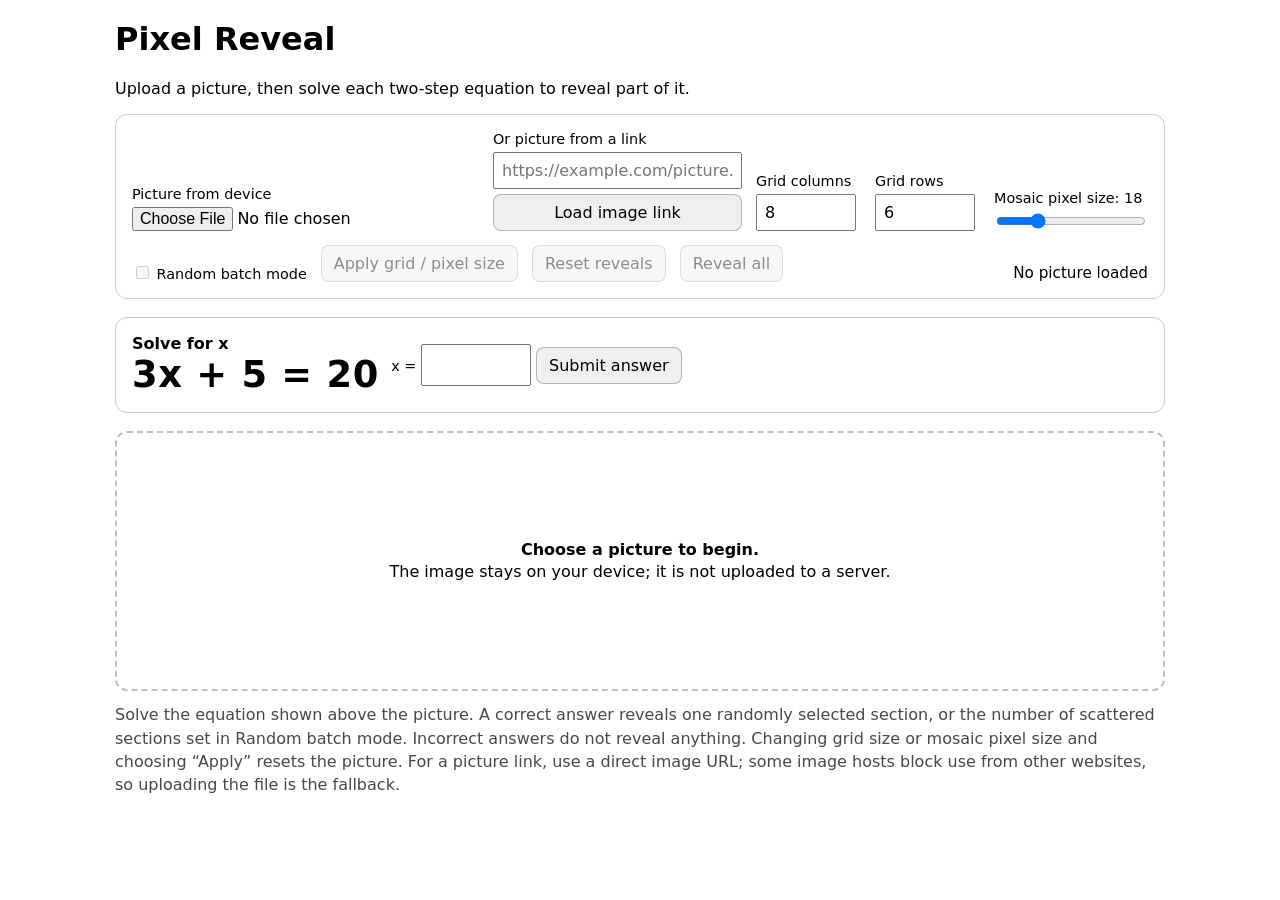
<file: pixel_reveal_math_game_link_fixed.html>
<!DOCTYPE html>
<html lang="en">
<head>
<meta charset="UTF-8">
<meta name="viewport" content="width=device-width, initial-scale=1">
<title>Pixel Reveal</title>
<style>
  :root { color-scheme: light dark; font-family: system-ui, sans-serif; }
  * { box-sizing: border-box; }
  body { margin: 0; padding: 20px; background: Canvas; color: CanvasText; }
  main { max-width: 1050px; margin: 0 auto; }
  h1 { margin-top: 0; }
  .controls {
    display: flex; flex-wrap: wrap; align-items: end; gap: 14px;
    padding: 16px; border: 1px solid color-mix(in srgb, CanvasText 20%, transparent);
    border-radius: 12px; margin-bottom: 18px;
  }
  .control { display: flex; flex-direction: column; gap: 5px; min-width: 105px; }
  label { font-size: .9rem; }
  input, button { font: inherit; }
  input[type="number"] { width: 100px; padding: 7px; }
  input[type="file"] { max-width: 100%; }
  input[type="range"] { width: 150px; }
  button {
    border: 1px solid color-mix(in srgb, CanvasText 25%, transparent);
    background: ButtonFace; color: ButtonText; padding: 8px 12px;
    border-radius: 8px; cursor: pointer;
  }
  button:disabled { opacity: .45; cursor: not-allowed; }
  .status { margin-left: auto; font-size: .95rem; }
  .equation-panel {
    display: flex; flex-wrap: wrap; align-items: center; gap: 12px;
    padding: 16px; margin: 0 0 18px; border: 1px solid color-mix(in srgb, CanvasText 22%, transparent);
    border-radius: 12px;
  }
  .equation { font-size: clamp(1.5rem, 4vw, 2.3rem); font-weight: 700; letter-spacing: .02em; }
  #answer { width: 110px; padding: 9px; font-size: 1.1rem; }
  #feedback { min-width: 120px; font-weight: 700; }
  #feedback.correct { color: #16803d; }
  #feedback.incorrect { color: #c83232; }
  .stage {
    position: relative; width: 100%; overflow: hidden; background: #222;
    border-radius: 10px; line-height: 0; min-height: 120px;
  }
  #original { display: block; width: 100%; height: auto; }
  #overlay { display: none; }
  #grid {
    position: absolute; inset: 0; display: grid;
  }
  .cell {
    min-width: 0; min-height: 0; padding: 0; border-radius: 0;
    border: 1px solid rgba(255,255,255,.42); background: transparent;
    opacity: 1; transition: opacity 500ms ease;
    touch-action: manipulation;
  }
  .cell:hover:not(.revealed) { background: rgba(255,255,255,.12); }
  .cell.revealed { opacity: 0; pointer-events: none; }
  .hint { margin: 12px 0 0; color: color-mix(in srgb, CanvasText 72%, transparent); line-height: 1.45; }
  .empty {
    min-height: 260px; display: grid; place-items: center; text-align: center;
    border: 2px dashed color-mix(in srgb, CanvasText 25%, transparent);
    border-radius: 12px; padding: 24px; line-height: 1.4;
  }
  @media (prefers-reduced-motion: reduce) {
    .cell { transition-duration: 0ms; }
  }
</style>
</head>
<body>
<main>
  <h1>Pixel Reveal</h1>
  <p>Upload a picture, then solve each two-step equation to reveal part of it.</p>

  <section class="controls" aria-label="Image and reveal controls">
    <div class="control">
      <label for="file">Picture from device</label>
      <input id="file" type="file" accept="image/*">
    </div>
    <div class="control" style="min-width: 240px; flex: 1">
      <label for="imageUrlInput">Or picture from a link</label>
      <input id="imageUrlInput" type="url" placeholder="https://example.com/picture.jpg" style="width: 100%; padding: 7px">
      <button id="loadUrlButton" type="button">Load image link</button>
    </div>
    <div class="control">
      <label for="columns">Grid columns</label>
      <input id="columns" type="number" min="1" max="40" value="8">
    </div>
    <div class="control">
      <label for="rows">Grid rows</label>
      <input id="rows" type="number" min="1" max="40" value="6">
    </div>
    <div class="control">
      <label for="pixelSize">Mosaic pixel size: <span id="pixelLabel">18</span></label>
      <input id="pixelSize" type="range" min="4" max="60" value="18">
    </div>
    <div class="control">
      <label><input id="randomMode" type="checkbox" disabled> Random batch mode</label>
      <label for="randomCount" id="randomCountLabel" hidden>Cells per batch</label>
      <input id="randomCount" type="number" min="1" max="1600" value="5" hidden>
    </div>
    <button id="apply" disabled>Apply grid / pixel size</button>
    <button id="reset" disabled>Reset reveals</button>
    <button id="revealAll" disabled>Reveal all</button>
    <div class="status" id="status" aria-live="polite">No picture loaded</div>
  </section>

  <section id="equationPanel" class="equation-panel" hidden aria-label="Math challenge">
    <div>
      <div><strong>Solve for x</strong></div>
      <div class="equation" id="equation">3x + 5 = 20</div>
    </div>
    <form id="answerForm">
      <label for="answer">x = </label>
      <input id="answer" type="number" step="1" inputmode="numeric" autocomplete="off" required>
      <button id="submitAnswer" type="button">Submit answer</button>
    </form>
    <div id="feedback" aria-live="polite"></div>
  </section>

  <div id="empty" class="empty">
    <div><strong>Choose a picture to begin.</strong><br>The image stays on your device; it is not uploaded to a server.</div>
  </div>

  <div class="stage" id="stage" hidden>
    <img id="original" alt="Uploaded picture">
    <canvas id="overlay" aria-hidden="true"></canvas>
    <div id="grid" aria-label="Image reveal overlay"></div>
  </div>

  <p class="hint">Solve the equation shown above the picture. A correct answer reveals one randomly selected section, or the number of scattered sections set in Random batch mode. Incorrect answers do not reveal anything. Changing grid size or mosaic pixel size and choosing “Apply” resets the picture. For a picture link, use a direct image URL; some image hosts block use from other websites, so uploading the file is the fallback.</p>
</main>

<script>
(() => {
  const fileInput = document.getElementById('file');
  const imageUrlInput = document.getElementById('imageUrlInput');
  const loadUrlButton = document.getElementById('loadUrlButton');
  const columnsInput = document.getElementById('columns');
  const rowsInput = document.getElementById('rows');
  const pixelInput = document.getElementById('pixelSize');
  const pixelLabel = document.getElementById('pixelLabel');
  const randomMode = document.getElementById('randomMode');
  const randomCountInput = document.getElementById('randomCount');
  const randomCountLabel = document.getElementById('randomCountLabel');
  const applyButton = document.getElementById('apply');
  const resetButton = document.getElementById('reset');
  const revealAllButton = document.getElementById('revealAll');
  const status = document.getElementById('status');
  const empty = document.getElementById('empty');
  const stage = document.getElementById('stage');
  const original = document.getElementById('original');
  const overlay = document.getElementById('overlay');
  const grid = document.getElementById('grid');
  const equationPanel = document.getElementById('equationPanel');
  const equation = document.getElementById('equation');
  const answerForm = document.getElementById('answerForm');
  const answerInput = document.getElementById('answer');
  const submitAnswer = document.getElementById('submitAnswer');
  const feedback = document.getElementById('feedback');
  const ctx = overlay.getContext('2d');
  let imageUrl = null;
  let loaded = false;
  let correctAnswer = null;
  let locked = false;

  pixelInput.addEventListener('input', () => {
    pixelLabel.textContent = pixelInput.value;
  });

  function boundedInteger(input, min, max) {
    const n = Number.parseInt(input.value, 10);
    const safe = Number.isFinite(n) ? Math.max(min, Math.min(max, n)) : min;
    input.value = safe;
    return safe;
  }

  function loadImageSource(src, isLocalFile = false, retryingThumbnail = false) {
    loaded = false;
    status.textContent = 'Loading picture…';
    original.onload = () => {
      loaded = true;
      empty.hidden = true;
      stage.hidden = false;
      equationPanel.hidden = false;
      applyButton.disabled = false;
      resetButton.disabled = false;
      revealAllButton.disabled = false;
      randomMode.disabled = false;
      rebuild();
      answerInput.focus();
    };
    original.onerror = () => {
      loaded = false;
      // Wikimedia's original files can be enormous (some are tens of megabytes).
      // Retry those as a smaller thumbnail to avoid browser memory/load failures.
      if (!isLocalFile && !retryingThumbnail) {
        const thumb = makeWikimediaThumbnail(src);
        if (thumb && thumb !== src) {
          status.textContent = 'Original image was too large or unavailable; trying a smaller Wikimedia preview…';
          loadImageSource(thumb, false, true);
          return;
        }
      }
      status.textContent = isLocalFile
        ? 'That image could not be opened.'
        : 'Could not load this link. The site may block image loading, the link may not be a direct image URL, or the file may be too large. Try a smaller direct image link or upload the image from your device.';
    };
    // Remote images must allow cross-origin canvas use for the mosaic to work.
    // Set this before src; otherwise canvas export may be blocked by the browser.
    if (isLocalFile) {
      original.removeAttribute('crossorigin');
    } else {
      original.crossOrigin = 'anonymous';
    }
    original.src = src;
  }

  fileInput.addEventListener('change', () => {
    const file = fileInput.files && fileInput.files[0];
    if (!file) return;
    if (!file.type.startsWith('image/')) {
      status.textContent = 'Please select an image file.';
      return;
    }
    if (imageUrl) URL.revokeObjectURL(imageUrl);
    imageUrl = URL.createObjectURL(file);
    loadImageSource(imageUrl, true);
  });

  function makeWikimediaThumbnail(src) {
    try {
      const url = new URL(src);
      if (url.hostname !== 'upload.wikimedia.org') return null;
      const marker = '/wikipedia/commons/';
      const index = url.pathname.indexOf(marker);
      if (index < 0) return null;
      const relative = url.pathname.slice(index + marker.length);
      // Already a thumbnail URL, or an unexpected path: do not rewrite it.
      if (relative.startsWith('thumb/')) return null;
      const filename = relative.slice(relative.lastIndexOf('/') + 1);
      if (!/\.(jpe?g|png|gif|webp|tiff?)$/i.test(filename)) return null;
      url.pathname = marker + 'thumb/' + relative + '/1200px-' + filename;
      url.search = '';
      url.hash = '';
      return url.href;
    } catch {
      return null;
    }
  }

  function loadImageFromLink() {
    const link = imageUrlInput.value.trim();
    if (!link) {
      status.textContent = 'Paste an image link first.';
      imageUrlInput.focus();
      return;
    }
    let parsed;
    try {
      parsed = new URL(link);
    } catch {
      status.textContent = 'Enter a valid image URL beginning with https:// or http://.';
      return;
    }
    if (parsed.protocol !== 'https:' && parsed.protocol !== 'http:') {
      status.textContent = 'The image link must begin with https:// or http://.';
      return;
    }
    if (imageUrl) {
      URL.revokeObjectURL(imageUrl);
      imageUrl = null;
    }
    const thumb = makeWikimediaThumbnail(parsed.href);
    // Prefer a resized Wikimedia thumbnail rather than downloading huge originals.
    loadImageSource(thumb || parsed.href, false);
  }

  loadUrlButton.addEventListener('click', loadImageFromLink);
  imageUrlInput.addEventListener('keydown', event => {
    if (event.key === 'Enter') {
      event.preventDefault();
      loadImageFromLink();
    }
  });

  function drawMosaic() {
    const w = original.naturalWidth;
    const h = original.naturalHeight;
    if (!w || !h) return;

    // Use a small temporary canvas to reduce the image, then enlarge it with
    // smoothing disabled to create a blocky mosaic overlay.
    const pixelSize = Number(pixelInput.value);
    const small = document.createElement('canvas');
    small.width = Math.max(1, Math.ceil(w / pixelSize));
    small.height = Math.max(1, Math.ceil(h / pixelSize));
    const smallCtx = small.getContext('2d', { willReadFrequently: true });
    smallCtx.drawImage(original, 0, 0, small.width, small.height);

    overlay.width = w;
    overlay.height = h;
    ctx.imageSmoothingEnabled = false;
    ctx.clearRect(0, 0, w, h);
    ctx.drawImage(small, 0, 0, small.width, small.height, 0, 0, w, h);
  }

  function buildGrid() {
    const columns = boundedInteger(columnsInput, 1, 40);
    const rows = boundedInteger(rowsInput, 1, 40);
    grid.replaceChildren();
    grid.style.gridTemplateColumns = `repeat(${columns}, minmax(0, 1fr))`;
    grid.style.gridTemplateRows = `repeat(${rows}, minmax(0, 1fr))`;

    const fragment = document.createDocumentFragment();
    const mosaicUrl = overlay.toDataURL('image/png');
    for (let i = 0; i < rows * columns; i++) {
      const row = Math.floor(i / columns);
      const col = i % columns;
      const cell = document.createElement('div');
      cell.className = 'cell';
      cell.setAttribute('aria-hidden', 'true');
      cell.style.backgroundImage = `url("${mosaicUrl}")`;
      cell.style.backgroundSize = `${columns * 100}% ${rows * 100}%`;
      const xPosition = columns === 1 ? 0 : (col / (columns - 1)) * 100;
      const yPosition = rows === 1 ? 0 : (row / (rows - 1)) * 100;
      cell.style.backgroundPosition = `${xPosition}% ${yPosition}%`;
      cell.style.backgroundRepeat = 'no-repeat';
      fragment.appendChild(cell);
    }
    grid.appendChild(fragment);
    updateStatus();
  }

  function rebuild() {
    if (!loaded) return;
    drawMosaic();
    buildGrid();
    makeQuestion();
  }

  function updateStatus() {
    const cells = [...grid.children];
    const revealed = cells.filter(cell => cell.classList.contains('revealed')).length;
    status.textContent = `${revealed} / ${cells.length} sections revealed`;
  }

  function revealRandomCells() {
    const unrevealed = [...grid.children].filter(cell => !cell.classList.contains('revealed'));
    if (!unrevealed.length) {
      feedback.textContent = 'The picture is fully revealed!';
      feedback.className = '';
      updateStatus();
      return 0;
    }
    const requested = randomMode.checked
      ? boundedInteger(randomCountInput, 1, Math.max(1, grid.children.length))
      : 1;
    // Fisher-Yates shuffle selects scattered cells without repeats.
    for (let i = unrevealed.length - 1; i > 0; i--) {
      const j = Math.floor(Math.random() * (i + 1));
      [unrevealed[i], unrevealed[j]] = [unrevealed[j], unrevealed[i]];
    }
    const selected = unrevealed.slice(0, Math.min(requested, unrevealed.length));
    selected.forEach(cell => cell.classList.add('revealed'));
    updateStatus();
    return selected.length;
  }

  function makeQuestion() {
    // Generate ax + b = c with integer x, a nonzero integer coefficient,
    // and a result that stays an integer for every generated question.
    const a = Math.floor(Math.random() * 8) + 2; // 2 through 9
    const x = Math.floor(Math.random() * 21) - 10; // -10 through 10
    let b = Math.floor(Math.random() * 25) - 12; // -12 through 12
    if (b === 0) b = 5;
    const c = a * x + b;
    const bText = b > 0 ? ` + ${b}` : ` - ${Math.abs(b)}`;
    equation.textContent = `${a}x${bText} = ${c}`;
    correctAnswer = x;
    answerInput.value = '';
    answerInput.disabled = false;
    submitAnswer.disabled = false;
    feedback.textContent = '';
    feedback.className = '';
    locked = false;
  }

  function checkAnswer() {
    if (locked || !loaded) return;
    const raw = answerInput.value.trim();
    if (raw === '' || !Number.isInteger(Number(raw))) {
      feedback.textContent = 'Enter an integer.';
      feedback.className = 'incorrect';
      answerInput.focus();
      return;
    }
    if (Number(raw) !== correctAnswer) {
      feedback.textContent = 'Incorrect. Try again.';
      feedback.className = 'incorrect';
      answerInput.select();
      return;
    }

    locked = true;
    answerInput.disabled = true;
    submitAnswer.disabled = true;
    const count = revealRandomCells();
    feedback.textContent = count ? 'Correct!' : 'Correct, but nothing left to reveal.';
    feedback.className = 'correct';
    if (count) {
      window.setTimeout(() => {
        makeQuestion();
        answerInput.focus();
      }, 900);
    }
  }

  // Explicit click handler for the button, plus Enter-key form submission.
  submitAnswer.addEventListener('click', checkAnswer);
  answerInput.addEventListener('keydown', event => {
    if (event.key === 'Enter') {
      event.preventDefault();
      checkAnswer();
    }
  });
  answerForm.addEventListener('submit', event => {
    event.preventDefault();
    checkAnswer();
  });

  randomMode.addEventListener('change', () => {
    const enabled = randomMode.checked;
    randomCountInput.hidden = !enabled;
    randomCountLabel.hidden = !enabled;
    // Batch mode changes how many sections a correct answer reveals.
  });
  applyButton.addEventListener('click', rebuild);

  resetButton.addEventListener('click', () => {
    for (const cell of grid.children) cell.classList.remove('revealed');
    updateStatus();
    makeQuestion();
  });

  revealAllButton.addEventListener('click', () => {
    for (const cell of grid.children) cell.classList.add('revealed');
    updateStatus();
    feedback.textContent = 'The picture is fully revealed!';
    feedback.className = '';
    answerInput.disabled = true;
    submitAnswer.disabled = true;
  });

  // Redraw at the image's intrinsic resolution; CSS scales the image and canvas
  // together, so the overlay stays aligned as the window changes size.
  window.addEventListener('beforeunload', () => {
    if (imageUrl) URL.revokeObjectURL(imageUrl);
  });
})();
</script>
</body>
</html>
</file>
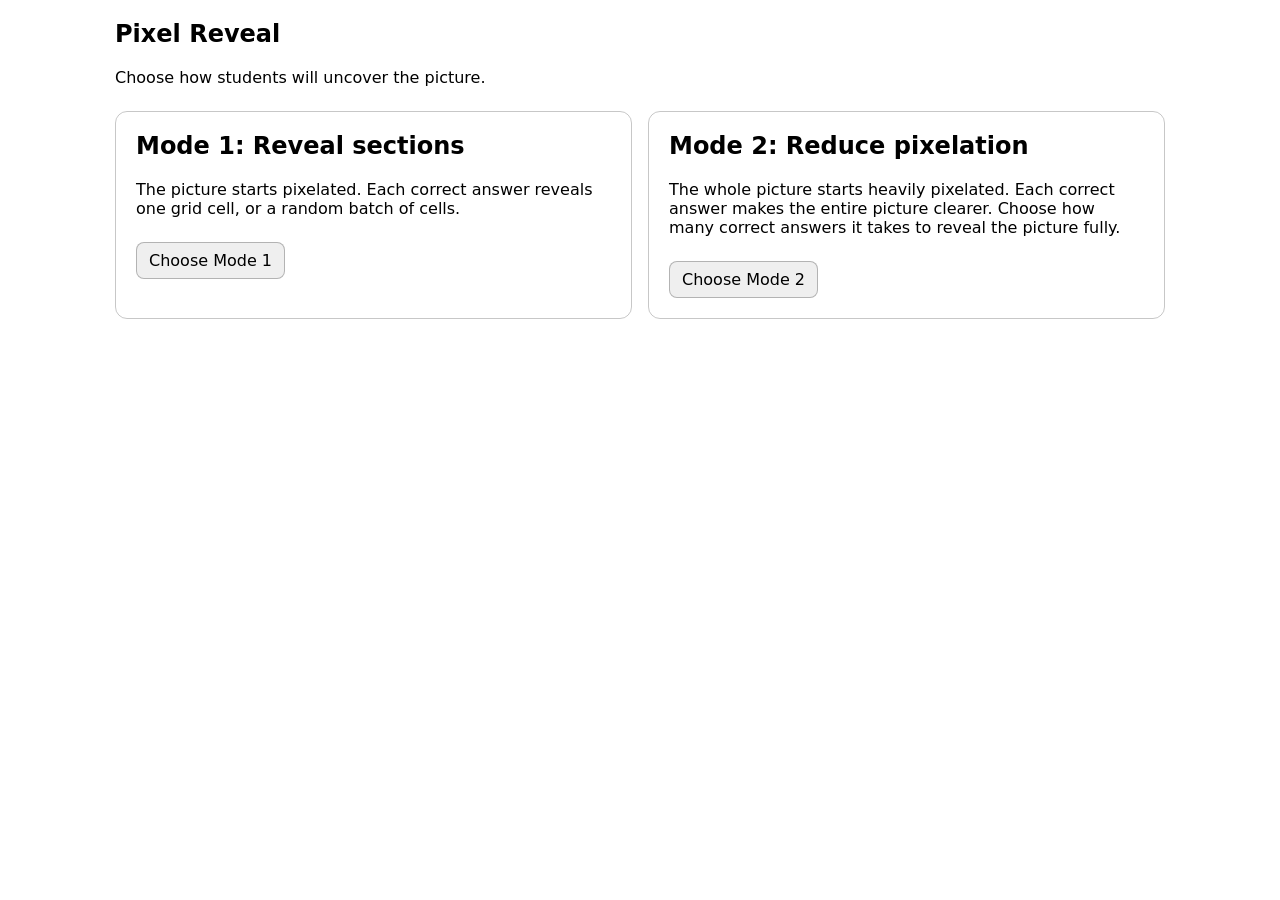
<file: pixelit/pixel_reveal_two_modes.html>
<!DOCTYPE html>
<html lang="en">
<head>
<meta charset="UTF-8">
<meta name="viewport" content="width=device-width, initial-scale=1">
<title>Pixel Reveal</title>
<style>
  :root { color-scheme: light dark; font-family: system-ui, sans-serif; }
  * { box-sizing: border-box; }
  body { margin: 0; padding: 20px; background: Canvas; color: CanvasText; }
  main { max-width: 1050px; margin: 0 auto; }
  h1 { margin-top: 0; }
  .controls {
    display: flex; flex-wrap: wrap; align-items: end; gap: 14px;
    padding: 16px; border: 1px solid color-mix(in srgb, CanvasText 20%, transparent);
    border-radius: 12px; margin-bottom: 18px;
  }
  .control { display: flex; flex-direction: column; gap: 5px; min-width: 105px; }
  label { font-size: .9rem; }
  input, button { font: inherit; }
  input[type="number"] { width: 100px; padding: 7px; }
  input[type="file"] { max-width: 100%; }
  input[type="range"] { width: 150px; }
  button {
    border: 1px solid color-mix(in srgb, CanvasText 25%, transparent);
    background: ButtonFace; color: ButtonText; padding: 8px 12px;
    border-radius: 8px; cursor: pointer;
  }
  button:disabled { opacity: .45; cursor: not-allowed; }
  .status { margin-left: auto; font-size: .95rem; }
  .equation-panel {
    display: flex; flex-wrap: wrap; align-items: center; gap: 12px;
    padding: 16px; margin: 0 0 18px; border: 1px solid color-mix(in srgb, CanvasText 22%, transparent);
    border-radius: 12px;
  }
  .equation { font-size: clamp(1.5rem, 4vw, 2.3rem); font-weight: 700; letter-spacing: .02em; }
  #answer { width: 110px; padding: 9px; font-size: 1.1rem; }
  #feedback { min-width: 120px; font-weight: 700; }
  #feedback.correct { color: #16803d; }
  #feedback.incorrect { color: #c83232; }
  .stage {
    position: relative; width: 100%; overflow: hidden; background: #222;
    border-radius: 10px; line-height: 0; min-height: 120px;
  }
  #original { display: block; width: 100%; height: auto; }
  #overlay { display: none; position: absolute; inset: 0; width: 100%; height: 100%; }
  #grid {
    position: absolute; inset: 0; display: grid;
  }
  .mode-picker { display: grid; grid-template-columns: repeat(auto-fit, minmax(230px, 1fr)); gap: 16px; margin: 24px 0; }
  .mode-card { border: 1px solid color-mix(in srgb, CanvasText 22%, transparent); border-radius: 12px; padding: 20px; }
  .mode-card h2 { margin-top: 0; }
  .mode-card button { margin-top: 8px; }
  .topbar { display: flex; justify-content: space-between; align-items: center; gap: 12px; flex-wrap: wrap; }
  .mode-badge { font-size: .9rem; opacity: .75; }
  [hidden] { display: none !important; }
  .cell {
    min-width: 0; min-height: 0; padding: 0; border-radius: 0;
    border: 0; background: transparent;
    opacity: 1; transition: opacity 500ms ease;
    touch-action: manipulation;
  }
  .cell:hover:not(.revealed) { background: rgba(255,255,255,.12); }
  .cell.revealed { opacity: 0; pointer-events: none; }
  .hint { margin: 12px 0 0; color: color-mix(in srgb, CanvasText 72%, transparent); line-height: 1.45; }
  .empty {
    min-height: 260px; display: grid; place-items: center; text-align: center;
    border: 2px dashed color-mix(in srgb, CanvasText 25%, transparent);
    border-radius: 12px; padding: 24px; line-height: 1.4;
  }
  @media (prefers-reduced-motion: reduce) {
    .cell { transition-duration: 0ms; }
  }
</style>
</head>
<body>
<main>
  <section id="modePickerPage">
    <h1>Pixel Reveal</h1>
    <p>Choose how students will uncover the picture.</p>
    <div class="mode-picker">
      <article class="mode-card">
        <h2>Mode 1: Reveal sections</h2>
        <p>The picture starts pixelated. Each correct answer reveals one grid cell, or a random batch of cells.</p>
        <button id="chooseMode1" type="button">Choose Mode 1</button>
      </article>
      <article class="mode-card">
        <h2>Mode 2: Reduce pixelation</h2>
        <p>The whole picture starts heavily pixelated. Each correct answer makes the entire picture clearer. Choose how many correct answers it takes to reveal the picture fully.</p>
        <button id="chooseMode2" type="button">Choose Mode 2</button>
      </article>
    </div>
  </section>

  <section id="gamePage" hidden>
    <div class="topbar">
      <h1>Pixel Reveal</h1>
      <div><span id="modeBadge" class="mode-badge"></span> <button id="changeMode" type="button">Back to mode selection</button></div>
    </div>
    <p id="introText">Upload a picture, then solve each two-step equation to reveal part of it.</p>

  <section class="controls" aria-label="Image and reveal controls">
    <div class="control">
      <label for="file">Picture from device</label>
      <input id="file" type="file" accept="image/*">
    </div>
    <div class="control" style="min-width: 240px; flex: 1">
      <label for="imageUrlInput">Or picture from a link</label>
      <input id="imageUrlInput" type="url" placeholder="https://example.com/picture.jpg" style="width: 100%; padding: 7px">
      <button id="loadUrlButton" type="button">Load image link</button>
    </div>
    <div class="control mode1-control">
      <label for="columns">Grid columns</label>
      <input id="columns" type="number" min="1" max="40" value="8">
    </div>
    <div class="control mode1-control">
      <label for="rows">Grid rows</label>
      <input id="rows" type="number" min="1" max="40" value="6">
    </div>
    <div class="control mode1-control">
      <label for="pixelSize">Mosaic pixel size: <span id="pixelLabel">18</span></label>
      <input id="pixelSize" type="range" min="4" max="60" value="18">
    </div>
    <div class="control mode1-control">
      <label><input id="randomMode" type="checkbox" disabled> Random batch mode</label>
      <label for="randomCount" id="randomCountLabel" hidden>Cells per batch</label>
      <input id="randomCount" type="number" min="1" max="1600" value="5" hidden>
    </div>
    <div class="control mode2-control" hidden>
      <label for="stepCount">Correct answers to reveal fully</label>
      <input id="stepCount" type="number" min="1" max="100" value="10">
    </div>
    <button id="reset" disabled>Reset reveals</button>
    <button id="revealAll" disabled>Reveal all</button>
    <div class="status" id="status" aria-live="polite">No picture loaded</div>
  </section>

  <section id="equationPanel" class="equation-panel" hidden aria-label="Math challenge">
    <div>
      <div><strong>Solve for x</strong></div>
      <div class="equation" id="equation">3x + 5 = 20</div>
    </div>
    <form id="answerForm">
      <label for="answer">x = </label>
      <input id="answer" type="number" step="1" inputmode="numeric" autocomplete="off" required>
      <button id="submitAnswer" type="button">Submit answer</button>
    </form>
    <div id="feedback" aria-live="polite"></div>
  </section>

  <div id="empty" class="empty">
    <div><strong>Choose a picture to begin.</strong><br>The image stays on your device; it is not uploaded to a server.</div>
  </div>

  <div class="stage" id="stage" hidden>
    <img id="original" alt="Uploaded picture">
    <canvas id="overlay" aria-hidden="true"></canvas>
    <div id="grid" aria-label="Image reveal overlay"></div>
  </div>

  <p class="hint" id="hint">Solve the equation shown above the picture. A correct answer reveals one randomly selected section, or the number of scattered sections set in Random batch mode. Incorrect answers do not reveal anything. Changing grid size or mosaic pixel size updates the picture automatically and resets its reveals. For a picture link, use a direct image URL; some image hosts block use from other websites, so uploading the file is the fallback.</p>
  </section>
</main>

<script>
(() => {
  const modePickerPage = document.getElementById('modePickerPage');
  const gamePage = document.getElementById('gamePage');
  const chooseMode1 = document.getElementById('chooseMode1');
  const chooseMode2 = document.getElementById('chooseMode2');
  const changeModeButton = document.getElementById('changeMode');
  const modeBadge = document.getElementById('modeBadge');
  const introText = document.getElementById('introText');
  const hint = document.getElementById('hint');
  const stepCountInput = document.getElementById('stepCount');
  const mode1Controls = [...document.querySelectorAll('.mode1-control')];
  const mode2Controls = [...document.querySelectorAll('.mode2-control')];
  const fileInput = document.getElementById('file');
  const imageUrlInput = document.getElementById('imageUrlInput');
  const loadUrlButton = document.getElementById('loadUrlButton');
  const columnsInput = document.getElementById('columns');
  const rowsInput = document.getElementById('rows');
  const pixelInput = document.getElementById('pixelSize');
  const pixelLabel = document.getElementById('pixelLabel');
  const randomMode = document.getElementById('randomMode');
  const randomCountInput = document.getElementById('randomCount');
  const randomCountLabel = document.getElementById('randomCountLabel');
  const resetButton = document.getElementById('reset');
  const revealAllButton = document.getElementById('revealAll');
  const status = document.getElementById('status');
  const empty = document.getElementById('empty');
  const stage = document.getElementById('stage');
  const original = document.getElementById('original');
  const overlay = document.getElementById('overlay');
  const grid = document.getElementById('grid');
  const equationPanel = document.getElementById('equationPanel');
  const equation = document.getElementById('equation');
  const answerForm = document.getElementById('answerForm');
  const answerInput = document.getElementById('answer');
  const submitAnswer = document.getElementById('submitAnswer');
  const feedback = document.getElementById('feedback');
  const ctx = overlay.getContext('2d');
  let imageUrl = null;
  let remoteOriginalSrc = null;
  let loaded = false;
  let correctAnswer = null;
  let locked = false;
  let currentMode = 1;
  let totalSteps = 10;
  let completedSteps = 0;
  const MAX_MOSAIC_SIZE = 60;

  let rebuildTimer = null;

  function selectMode(mode) {
    currentMode = mode;
    modePickerPage.hidden = true;
    gamePage.hidden = false;
    modeBadge.textContent = mode === 1 ? 'Mode 1 · Reveal sections' : 'Mode 2 · Reduce pixelation';
    introText.textContent = mode === 1
      ? 'Upload a picture, then solve each two-step equation to reveal sections.'
      : 'Upload a picture, then solve each two-step equation to make the whole picture clearer.';
    hint.textContent = mode === 1
      ? 'A correct answer reveals one randomly selected section, or a batch of scattered sections if Random batch mode is on. Incorrect answers do not reveal anything. Changing grid size or mosaic pixel size resets the reveals.'
      : 'The picture starts at maximum pixelation. Each correct answer reduces the pixel size by one step. Incorrect answers do not change the image. The final step displays the original image without a mosaic.';
    mode1Controls.forEach(el => el.hidden = mode !== 1);
    mode2Controls.forEach(el => el.hidden = mode !== 2);
    grid.style.display = mode === 1 ? 'grid' : 'none';
    overlay.style.display = mode === 2 ? 'block' : 'none';
    if (loaded) rebuild();
  }

  chooseMode1.addEventListener('click', () => selectMode(1));
  chooseMode2.addEventListener('click', () => selectMode(2));
  changeModeButton.addEventListener('click', () => {
    gamePage.hidden = true;
    modePickerPage.hidden = false;
  });
  stepCountInput.addEventListener('change', () => {
    boundedInteger(stepCountInput, 1, 100);
    if (loaded && currentMode === 2) rebuild();
  });

  function scheduleLiveRebuild() {
    if (!loaded) return;
    clearTimeout(rebuildTimer);
    rebuildTimer = setTimeout(() => {
      // While a number is being edited, wait until it is a valid integer in range.
      const columns = Number(columnsInput.value);
      const rows = Number(rowsInput.value);
      if (!Number.isInteger(columns) || columns < 1 || columns > 40 ||
          !Number.isInteger(rows) || rows < 1 || rows > 40) return;
      rebuild();
    }, 180);
  }

  pixelInput.addEventListener('input', () => {
    pixelLabel.textContent = pixelInput.value;
    scheduleLiveRebuild();
  });

  columnsInput.addEventListener('input', scheduleLiveRebuild);
  rowsInput.addEventListener('input', scheduleLiveRebuild);

  // Clamp typed row/column values to the supported range when editing finishes.
  [columnsInput, rowsInput].forEach(input => {
    input.addEventListener('change', () => {
      boundedInteger(input, 1, 40);
      scheduleLiveRebuild();
    });
  });

  function boundedInteger(input, min, max) {
    const n = Number.parseInt(input.value, 10);
    const safe = Number.isFinite(n) ? Math.max(min, Math.min(max, n)) : min;
    input.value = safe;
    return safe;
  }

  function loadImageSource(src, isLocalFile = false, retryingThumbnail = false) {
    loaded = false;
    status.textContent = 'Loading picture…';
    original.onload = () => {
      loaded = true;
      empty.hidden = true;
      stage.hidden = false;
      equationPanel.hidden = false;
      resetButton.disabled = false;
      revealAllButton.disabled = false;
      randomMode.disabled = false;
      rebuild();
      answerInput.focus();
    };
    original.onerror = () => {
      loaded = false;
      // Wikimedia's original files can be enormous (some are tens of megabytes).
      // Retry those as a smaller thumbnail to avoid browser memory/load failures.
      if (!isLocalFile && !retryingThumbnail) {
        const thumb = makeWikimediaThumbnail(src);
        if (thumb && thumb !== src) {
          status.textContent = 'The Wikimedia image URL did not load; trying its smaller preview…';
          loadImageSource(thumb, false, true);
          return;
        }
      }
      // If the automatically generated Wikimedia thumbnail fails, try the exact
      // original URL once. This avoids getting stuck on a bad thumbnail path.
      if (!isLocalFile && retryingThumbnail && remoteOriginalSrc && src !== remoteOriginalSrc) {
        const originalToTry = remoteOriginalSrc;
        remoteOriginalSrc = null;
        status.textContent = 'The preview failed; trying the original image URL…';
        loadImageSource(originalToTry, false, true);
        return;
      }
      status.textContent = isLocalFile
        ? 'That image could not be opened.'
        : 'The browser could not load this image. The URL may be invalid, the host may block cross-origin image use, or the server may be unavailable. For the mosaic to work, the host must allow cross-origin canvas access; try uploading the image file instead.';
    };
    // Remote images must allow cross-origin canvas use for the mosaic to work.
    // Set this before src; otherwise canvas export may be blocked by the browser.
    if (isLocalFile) {
      original.removeAttribute('crossorigin');
    } else {
      original.crossOrigin = 'anonymous';
    }
    original.src = src;
  }

  fileInput.addEventListener('change', () => {
    const file = fileInput.files && fileInput.files[0];
    if (!file) return;
    if (!file.type.startsWith('image/')) {
      status.textContent = 'Please select an image file.';
      return;
    }
    if (imageUrl) URL.revokeObjectURL(imageUrl);
    imageUrl = URL.createObjectURL(file);
    loadImageSource(imageUrl, true);
  });

  function makeWikimediaThumbnail(src) {
    try {
      const url = new URL(src);
      if (url.hostname !== 'upload.wikimedia.org') return null;
      const marker = '/wikipedia/commons/';
      const index = url.pathname.indexOf(marker);
      if (index < 0) return null;
      const relative = url.pathname.slice(index + marker.length);
      // Already a thumbnail URL, or an unexpected path: do not rewrite it.
      if (relative.startsWith('thumb/')) return null;
      const filename = relative.slice(relative.lastIndexOf('/') + 1);
      if (!/\.(jpe?g|png|gif|webp|tiff?)$/i.test(filename)) return null;
      url.pathname = marker + 'thumb/' + relative + '/1200px-' + filename;
      url.search = '';
      url.hash = '';
      return url.href;
    } catch {
      return null;
    }
  }

  function loadImageFromLink() {
    const link = imageUrlInput.value.trim();
    if (!link) {
      status.textContent = 'Paste an image link first.';
      imageUrlInput.focus();
      return;
    }
    let parsed;
    try {
      parsed = new URL(link);
    } catch {
      status.textContent = 'Enter a valid image URL beginning with https:// or http://.';
      return;
    }
    if (parsed.protocol !== 'https:' && parsed.protocol !== 'http:') {
      status.textContent = 'The image link must begin with https:// or http://.';
      return;
    }
    if (imageUrl) {
      URL.revokeObjectURL(imageUrl);
      imageUrl = null;
    }
    const thumb = makeWikimediaThumbnail(parsed.href);
    remoteOriginalSrc = parsed.href;
    // Try a smaller Wikimedia thumbnail first when one can be constructed.
    // If it fails, loadImageSource now also tries the exact original URL once.
    loadImageSource(thumb || parsed.href, false, Boolean(thumb));
  }

  loadUrlButton.addEventListener('click', loadImageFromLink);
  imageUrlInput.addEventListener('keydown', event => {
    if (event.key === 'Enter') {
      event.preventDefault();
      loadImageFromLink();
    }
  });

  function drawMosaic() {
    const w = original.naturalWidth;
    const h = original.naturalHeight;
    if (!w || !h) return;

    // Use a small temporary canvas to reduce the image, then enlarge it with
    // smoothing disabled to create a blocky mosaic overlay.
    let pixelSize;
    if (currentMode === 2) {
      totalSteps = boundedInteger(stepCountInput, 1, 100);
      pixelSize = completedSteps >= totalSteps ? 0 : MAX_MOSAIC_SIZE * (1 - completedSteps / totalSteps);
    } else {
      pixelSize = Number(pixelInput.value);
    }

    overlay.width = w;
    overlay.height = h;
    ctx.imageSmoothingEnabled = false;
    ctx.clearRect(0, 0, w, h);
    if (currentMode === 2 && pixelSize <= 0) {
      // A fully revealed image has no mosaic overlay.
      return;
    }
    const small = document.createElement('canvas');
    small.width = Math.max(1, Math.ceil(w / Math.max(1, pixelSize)));
    small.height = Math.max(1, Math.ceil(h / Math.max(1, pixelSize)));
    const smallCtx = small.getContext('2d', { willReadFrequently: true });
    smallCtx.drawImage(original, 0, 0, small.width, small.height);
    ctx.drawImage(small, 0, 0, small.width, small.height, 0, 0, w, h);
  }

  function buildGrid() {
    const columns = boundedInteger(columnsInput, 1, 40);
    const rows = boundedInteger(rowsInput, 1, 40);
    grid.replaceChildren();
    grid.style.gridTemplateColumns = `repeat(${columns}, minmax(0, 1fr))`;
    grid.style.gridTemplateRows = `repeat(${rows}, minmax(0, 1fr))`;

    const fragment = document.createDocumentFragment();
    const mosaicUrl = overlay.toDataURL('image/png');
    for (let i = 0; i < rows * columns; i++) {
      const row = Math.floor(i / columns);
      const col = i % columns;
      const cell = document.createElement('div');
      cell.className = 'cell';
      cell.setAttribute('aria-hidden', 'true');
      cell.style.backgroundImage = `url("${mosaicUrl}")`;
      cell.style.backgroundSize = `${columns * 100}% ${rows * 100}%`;
      const xPosition = columns === 1 ? 0 : (col / (columns - 1)) * 100;
      const yPosition = rows === 1 ? 0 : (row / (rows - 1)) * 100;
      cell.style.backgroundPosition = `${xPosition}% ${yPosition}%`;
      cell.style.backgroundRepeat = 'no-repeat';
      fragment.appendChild(cell);
    }
    grid.appendChild(fragment);
    updateStatus();
  }

  function rebuild() {
    if (!loaded) return;
    if (currentMode === 2) {
      totalSteps = boundedInteger(stepCountInput, 1, 100);
      completedSteps = 0;
    }
    drawMosaic();
    buildGrid();
    grid.style.display = currentMode === 1 ? 'grid' : 'none';
    overlay.style.display = currentMode === 2 ? 'block' : 'none';
    makeQuestion();
  }

  function updateStatus() {
    if (currentMode === 2) {
      status.textContent = `${completedSteps} / ${totalSteps} steps complete`;
      return;
    }
    const cells = [...grid.children];
    const revealed = cells.filter(cell => cell.classList.contains('revealed')).length;
    status.textContent = `${revealed} / ${cells.length} sections revealed`;
  }

  function revealRandomCells() {
    const unrevealed = [...grid.children].filter(cell => !cell.classList.contains('revealed'));
    if (!unrevealed.length) {
      feedback.textContent = 'The picture is fully revealed!';
      feedback.className = '';
      updateStatus();
      return 0;
    }
    const requested = randomMode.checked
      ? boundedInteger(randomCountInput, 1, Math.max(1, grid.children.length))
      : 1;
    // Fisher-Yates shuffle selects scattered cells without repeats.
    for (let i = unrevealed.length - 1; i > 0; i--) {
      const j = Math.floor(Math.random() * (i + 1));
      [unrevealed[i], unrevealed[j]] = [unrevealed[j], unrevealed[i]];
    }
    const selected = unrevealed.slice(0, Math.min(requested, unrevealed.length));
    selected.forEach(cell => cell.classList.add('revealed'));
    updateStatus();
    return selected.length;
  }

  function makeQuestion() {
    // Generate ax + b = c with integer x, a nonzero integer coefficient,
    // and a result that stays an integer for every generated question.
    const a = Math.floor(Math.random() * 8) + 2; // 2 through 9
    const x = Math.floor(Math.random() * 21) - 10; // -10 through 10
    let b = Math.floor(Math.random() * 25) - 12; // -12 through 12
    if (b === 0) b = 5;
    const c = a * x + b;
    const bText = b > 0 ? ` + ${b}` : ` - ${Math.abs(b)}`;
    equation.textContent = `${a}x${bText} = ${c}`;
    correctAnswer = x;
    answerInput.value = '';
    answerInput.disabled = false;
    submitAnswer.disabled = false;
    feedback.textContent = '';
    feedback.className = '';
    locked = false;
  }

  function checkAnswer() {
    if (locked || !loaded) return;
    const raw = answerInput.value.trim();
    if (raw === '' || !Number.isInteger(Number(raw))) {
      feedback.textContent = 'Enter an integer.';
      feedback.className = 'incorrect';
      answerInput.focus();
      return;
    }
    if (Number(raw) !== correctAnswer) {
      feedback.textContent = 'Incorrect. Try again.';
      feedback.className = 'incorrect';
      answerInput.select();
      return;
    }

    locked = true;
    answerInput.disabled = true;
    submitAnswer.disabled = true;
    let changed = false;
    if (currentMode === 1) {
      changed = revealRandomCells() > 0;
    } else {
      totalSteps = boundedInteger(stepCountInput, 1, 100);
      if (completedSteps < totalSteps) {
        completedSteps++;
        changed = true;
        drawMosaic();
        updateStatus();
      }
    }
    feedback.textContent = changed ? 'Correct!' : 'Correct, but the picture is fully revealed.';
    feedback.className = 'correct';
    if (changed && (currentMode !== 2 || completedSteps < totalSteps)) {
      window.setTimeout(() => {
        makeQuestion();
        answerInput.focus();
      }, 900);
    } else if (currentMode === 2 && completedSteps >= totalSteps) {
      feedback.textContent = 'Correct! The picture is fully revealed.';
      feedback.className = 'correct';
    }
  }

  // Explicit click handler for the button, plus Enter-key form submission.
  submitAnswer.addEventListener('click', checkAnswer);
  answerInput.addEventListener('keydown', event => {
    if (event.key === 'Enter') {
      event.preventDefault();
      checkAnswer();
    }
  });
  answerForm.addEventListener('submit', event => {
    event.preventDefault();
    checkAnswer();
  });

  randomMode.addEventListener('change', () => {
    const enabled = randomMode.checked;
    randomCountInput.hidden = !enabled;
    randomCountLabel.hidden = !enabled;
    // Batch mode changes how many sections a correct answer reveals.
  });

  resetButton.addEventListener('click', () => {
    for (const cell of grid.children) cell.classList.remove('revealed');
    if (currentMode === 2) {
      completedSteps = 0;
      drawMosaic();
    }
    updateStatus();
    makeQuestion();
  });

  revealAllButton.addEventListener('click', () => {
    for (const cell of grid.children) cell.classList.add('revealed');
    if (currentMode === 2) {
      completedSteps = totalSteps;
      drawMosaic();
    }
    updateStatus();
    feedback.textContent = 'The picture is fully revealed!';
    feedback.className = '';
    answerInput.disabled = true;
    submitAnswer.disabled = true;
  });

  // Redraw at the image's intrinsic resolution; CSS scales the image and canvas
  // together, so the overlay stays aligned as the window changes size.
  window.addEventListener('beforeunload', () => {
    if (imageUrl) URL.revokeObjectURL(imageUrl);
  });
})();
</script>
</body>
</html>
</file>
